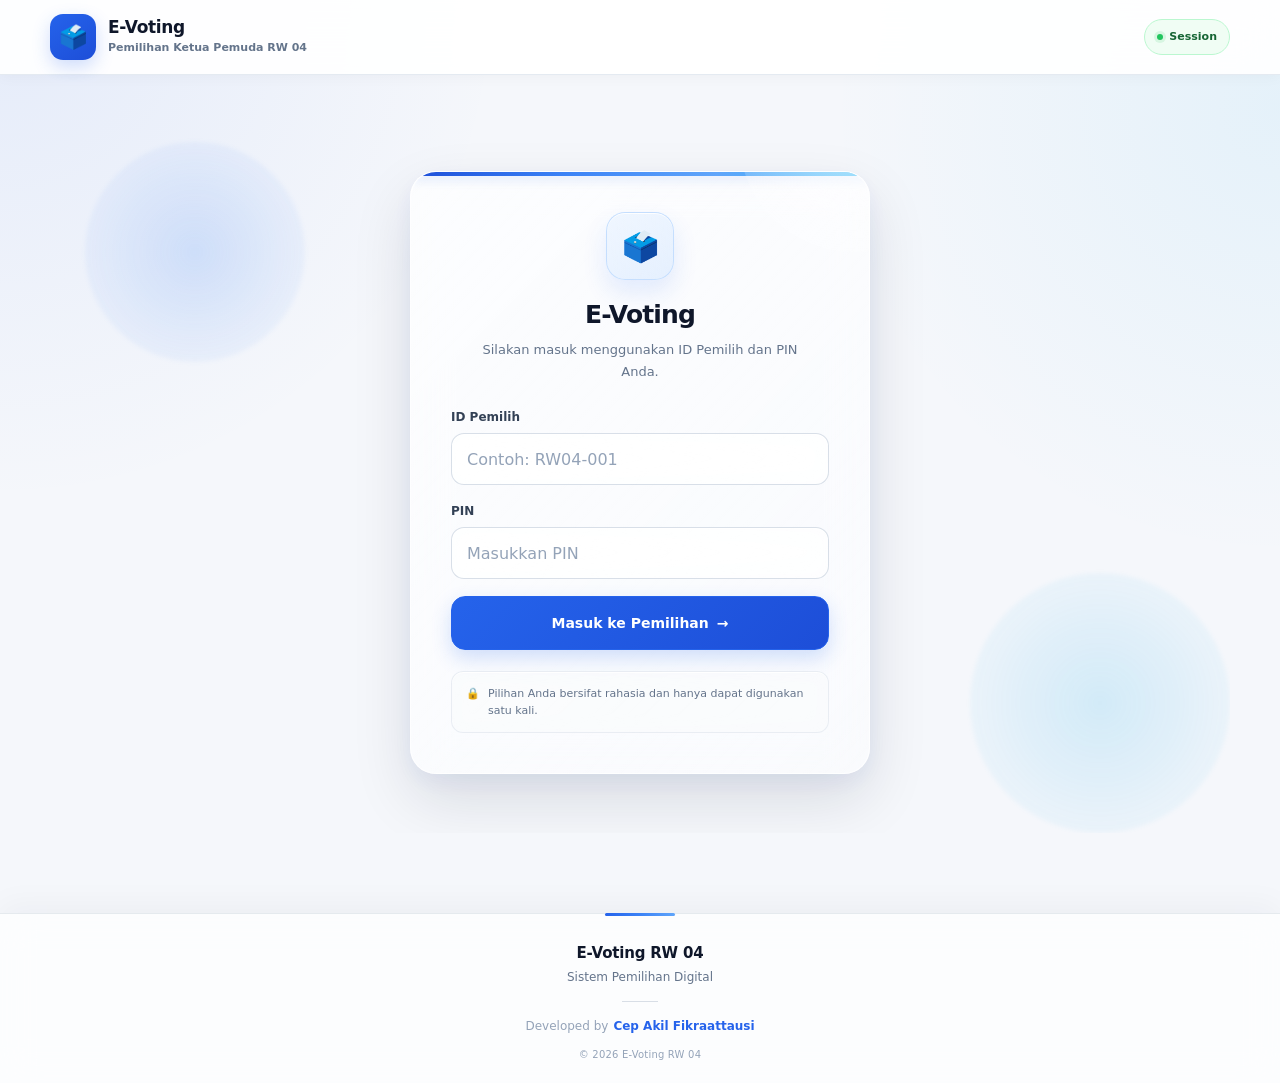
<file: index.html>
<!DOCTYPE html>
<html lang="id">

<head>

    <meta charset="UTF-8">

    <meta
        name="viewport"
        content="width=device-width, initial-scale=1.0"
    >

    <meta
        name="theme-color"
        content="#2563eb"
    >
    <link rel="icon" type="image/png" href="voting-box.png">

    <title>E-Voting RW 04</title>

    <link
        rel="stylesheet"
        href="style.css"
    >

</head>


<body>


<!-- =====================================================
     LOADING
===================================================== -->

<div
    id="loading"
    class="loading-overlay hidden"
>

    <div class="loading-box">

        <div class="loading-spinner"></div>

        <p id="loadingText">
            Memproses...
        </p>

    </div>

</div>



<!-- =====================================================
     APP
===================================================== -->

<div class="app">


    <!-- =================================================
         HEADER
    ================================================== -->

    <header class="app-header">

        <div class="header-inner">

            <div class="brand">

                <div class="brand-icon">
                    🗳️
                </div>

                <div>

                    <h1>
                        E-Voting
                    </h1>

                    <p>
                        Pemilihan Ketua Pemuda RW 04
                    </p>

                </div>

            </div>


            <div class="header-actions">

                <div
                    id="sessionTimer"
                    class="session-badge"
                >
                    Session
                </div>

                <button
                    type="button"
                    id="logoutButton"
                    class="button button-logout hidden"
                >
                    Keluar
                </button>

            </div>

        </div>

    </header>



    <!-- =================================================
         MAIN
    ================================================== -->

    <main class="main-container">


        <!-- =================================================
             LOGIN PAGE
        ================================================== -->

        <section
            id="loginPage"
            class="page"
        >

            <div class="login-wrapper">

                <div class="login-card">


                    <div class="login-icon">
                        🗳️
                    </div>


                    <h2>
                        E-Voting
                    </h2>


                    <p class="login-description">
                        Silakan masuk menggunakan
                        ID Pemilih dan PIN Anda.
                    </p>


                    <div
                        id="loginMessage"
                        class="message"
                    ></div>


                    <form id="loginForm">


                        <div class="form-group">

                            <label for="idPemilih">
                                ID Pemilih
                            </label>

                            <input
                                type="text"
                                id="idPemilih"
                                name="idPemilih"
                                placeholder="Contoh: RW04-001"
                                autocomplete="username"
                                required
                            >

                        </div>


                        <div class="form-group">

                            <label for="pin">
                                PIN
                            </label>

                            <input
                                type="password"
                                id="pin"
                                name="pin"
                                placeholder="Masukkan PIN"
                                autocomplete="current-password"
                                inputmode="numeric"
                                required
                            >

                        </div>


                        <button
                            type="submit"
                            id="loginButton"
                            class="button button-primary button-large"
                        >
                            Masuk ke Pemilihan
                            <span>→</span>
                        </button>


                    </form>


                    <div class="security-note">

                        <span>🔒</span>

                        <span>
                            Pilihan Anda bersifat rahasia
                            dan hanya dapat digunakan satu kali.
                        </span>

                    </div>

                </div>

            </div>

        </section>



        <!-- =================================================
             VOTING PAGE
        ================================================== -->

        <section
            id="votingPage"
            class="page hidden"
        >


            <!-- USER INFO -->

            <div class="welcome-card">

                <div>

                    <span class="section-label">
                        SELAMAT DATANG
                    </span>

                    <h2>
                        Halo,
                        <span id="userName">
                            -
                        </span>
                    </h2>

                    <p>
                        Silakan pilih satu calon
                        untuk memberikan suara Anda.
                    </p>

                </div>


                <div class="vote-rule">

                    <strong>
                        1 suara
                    </strong>

                    <span>
                        per pemilih
                    </span>

                </div>

            </div>



            <!-- WARNING -->

            <div class="warning-card">

                <div class="warning-icon">
                    ⚠️
                </div>

                <div>

                    <strong>
                        Perhatikan pilihan Anda
                    </strong>

                    <p>
                        Anda hanya dapat memilih satu calon.
                        Pastikan pilihan Anda sudah benar
                        karena suara yang telah dikirim
                        tidak dapat diubah.
                    </p>

                </div>

            </div>



            <!-- TITLE -->

            <div class="candidate-heading">

                <div>

                    <span class="section-label">
                        DAFTAR CALON
                    </span>

                    <h2>
                        Siapa pilihan Anda?
                    </h2>

                </div>


                <div class="candidate-count">

                    <strong id="candidateCount">
                        0
                    </strong>

                    <span>
                        calon
                    </span>

                </div>

            </div>



            <!-- CANDIDATE GRID -->

            <div
                id="candidateGrid"
                class="candidate-grid"
            >

                <div class="candidate-loading">

                    <div class="candidate-spinner"></div>

                    <span>
                        Memuat daftar calon...
                    </span>

                </div>

            </div>



            <!-- SELECTED INFO -->

            <div
                id="selectedInfo"
                class="selected-info hidden"
            >

                <div class="selected-check">
                    ✓
                </div>

                <div class="selected-info-text">

                    <span>
                        PILIHAN ANDA
                    </span>

                    <strong id="selectedCandidateName">
                        -
                    </strong>

                </div>

                <div
                    id="selectedCandidateNumber"
                    class="selected-number"
                >
                    00
                </div>

            </div>



            <!-- CONFIRM BUTTON -->

            <div class="confirm-area">

                <button
                    type="button"
                    id="confirmVoteButton"
                    class="button button-primary button-large"
                >
                    Lanjutkan Konfirmasi
                    <span>→</span>
                </button>

            </div>


        </section>



        <!-- =================================================
             CONFIRM PAGE
        ================================================== -->

        <section
            id="confirmPage"
            class="page hidden"
        >

            <div class="confirm-wrapper">

                <div class="confirm-card">


                    <div class="confirm-icon">
                        ✓
                    </div>


                    <span class="section-label">
                        KONFIRMASI PILIHAN
                    </span>


                    <h2>
                        Pastikan pilihan Anda
                        sudah benar
                    </h2>


                    <p class="confirm-description">
                        Setelah suara dikirim,
                        pilihan tidak dapat diubah.
                    </p>



                    <div class="confirmation-candidate">

                        <div
                            id="confirmationNumber"
                            class="confirmation-number"
                        >
                            00
                        </div>

                        <div>

                            <span>
                                Anda memilih
                            </span>

                            <strong id="confirmationName">
                                -
                            </strong>

                        </div>

                    </div>



                    <div
                        id="voteMessage"
                        class="message"
                    ></div>



                    <div class="confirm-actions">

                        <button
                            type="button"
                            id="backToVotingButton"
                            class="button button-secondary"
                        >
                            ← Kembali
                        </button>


                        <button
                            type="button"
                            id="submitVoteButton"
                            class="button button-primary"
                        >
                            Ya, Kirim Suara
                            <span>✓</span>
                        </button>

                    </div>


                </div>

            </div>

        </section>



        <!-- =================================================
             SUCCESS PAGE
        ================================================== -->

        <section
            id="successPage"
            class="page hidden"
        >

            <div class="success-wrapper">

                <div class="success-card">


                    <div class="success-icon">
                        ✓
                    </div>


                    <span class="section-label">
                        SUARA BERHASIL
                    </span>


                    <h2>
                        Terima kasih!
                    </h2>


                    <p>
                        Suara Anda telah berhasil
                        dicatat dalam sistem.
                    </p>


                    <div class="vote-receipt">

                        <span>
                            ID Suara
                        </span>

                        <strong id="voteId">
                            -
                        </strong>

                    </div>


                    <button
                        type="button"
                        id="viewResultButton"
                        class="button button-primary button-large"
                    >
                        Lihat Hasil
                        <span>→</span>
                    </button>


                </div>

            </div>

        </section>



        <!-- =================================================
             RESULT PAGE
        ================================================== -->

        <section
            id="resultPage"
            class="page hidden"
        >


            <div class="result-header">

                <div>

                    <span class="section-label">
                        HASIL PEMILIHAN
                    </span>

                    <h2>
                        Perolehan Suara
                    </h2>

                    <p>
                        Hasil suara berdasarkan data
                        yang tercatat dalam sistem.
                    </p>

                </div>


                <button
                    type="button"
                    id="refreshResultButton"
                    class="button button-secondary"
                >
                    ↻ Refresh
                </button>

            </div>



            <div
                id="resultGrid"
                class="result-grid"
            ></div>


        </section>


    </main>



    <!-- =================================================
         FOOTER
    ================================================== -->

<footer class="app-footer">

    <div class="footer-brand">
        <strong>E-Voting RW 04</strong>
        <span>Sistem Pemilihan Digital</span>
    </div>

    <div class="footer-divider"></div>

    <div class="footer-developer">
        <span>Developed by</span>
        <strong>Cep Akil Fikraattausi</strong>
    </div>

    <div class="footer-copyright">
        © 2026 E-Voting RW 04
    </div>

</footer>


</div>



<script src="app.js"></script>

</body>

</html>
</file>
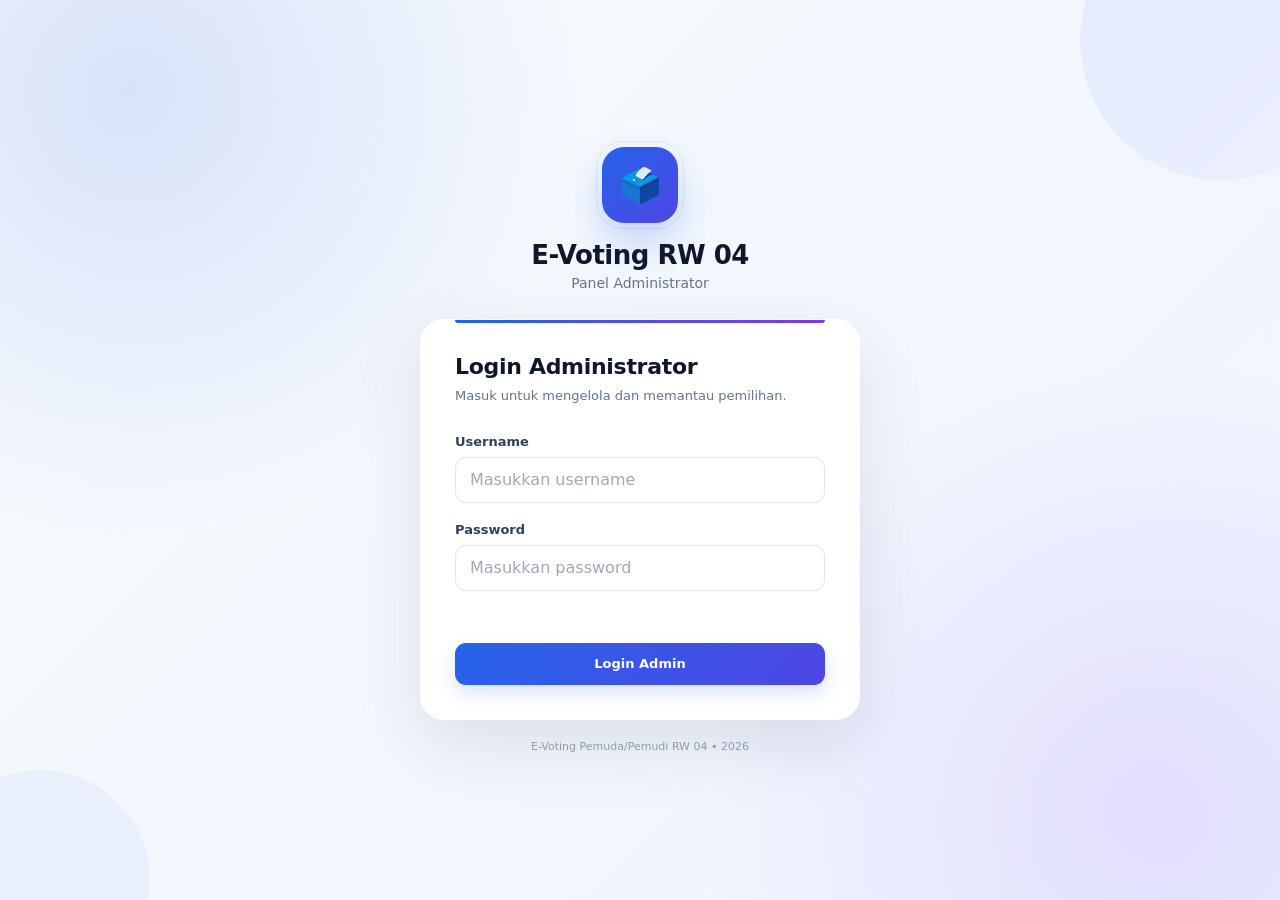
<file: admin.html>
<!DOCTYPE html>
<html lang="id">

<head>

  <meta charset="UTF-8">

  <meta
    name="viewport"
    content="width=device-width, initial-scale=1.0"
  >
  <link rel="icon" type="image/png" href="voting-box.png">
  <title>
    Admin Dashboard - E-Voting RW 04
  </title>

  <link
    rel="stylesheet"
    href="admin.css"
  >

</head>


<body>


  <!-- =====================================================
       LOGIN
  ====================================================== -->

  <section
    id="loginPage"
    class="login-page"
  >

    <div class="login-container">


      <div class="login-brand">

        <div class="brand-icon">
          🗳️
        </div>

        <h1>
          E-Voting RW 04
        </h1>

        <p>
          Panel Administrator
        </p>

      </div>


      <div class="login-card">

        <h2>
          Login Administrator
        </h2>

        <p class="login-description">
          Masuk untuk mengelola dan memantau pemilihan.
        </p>


        <form id="loginForm">


          <div class="form-group">

            <label for="username">
              Username
            </label>

            <input
              type="text"
              id="username"
              autocomplete="username"
              placeholder="Masukkan username"
              required
            >

          </div>


          <div class="form-group">

            <label for="password">
              Password
            </label>

            <input
              type="password"
              id="password"
              autocomplete="current-password"
              placeholder="Masukkan password"
              required
            >

          </div>


          <div
            id="loginMessage"
            class="message"
          ></div>


          <button
            type="submit"
            id="loginButton"
            class="btn btn-primary btn-full"
          >
            Login Admin
          </button>


        </form>

      </div>


      <div class="login-footer">

        E-Voting Pemuda/Pemudi RW 04
        • 2026

      </div>


    </div>

  </section>



  <!-- =====================================================
       DASHBOARD APPLICATION
  ====================================================== -->

  <section
    id="dashboardPage"
    class="dashboard-page hidden"
  >


    <!-- =================================================
         MOBILE HEADER
    ================================================== -->

    <header class="mobile-header">


      <button
        id="sidebarToggle"
        class="sidebar-toggle"
        type="button"
        aria-label="Buka menu"
      >
        ☰
      </button>


      <div class="mobile-title">

        Admin RW 04

      </div>


      <button
        id="mobileRefreshButton"
        class="mobile-refresh"
        type="button"
        aria-label="Refresh"
      >
        ↻
      </button>


    </header>



    <!-- =================================================
         SIDEBAR
    ================================================== -->

    <aside
      id="sidebar"
      class="sidebar"
    >


      <div class="sidebar-brand">


        <div class="sidebar-logo">
          🗳️
        </div>


        <div>

          <strong>
            E-Voting RW 04
          </strong>

          <small>
            Administrator
          </small>

        </div>


      </div>



      <nav class="sidebar-nav">


        <button
          class="nav-item active"
          data-section="overview"
          type="button"
        >

          <span>
            📊
          </span>

          <span>
            Dashboard
          </span>

        </button>



        <button
          class="nav-item"
          data-section="voters"
          type="button"
        >

          <span>
            👥
          </span>

          <span>
            Data Pemilih
          </span>

        </button>



        <button
          class="nav-item"
          data-section="results"
          type="button"
        >

          <span>
            🏆
          </span>

          <span>
            Hasil & Ranking
          </span>

        </button>



        <button
          class="nav-item"
          data-section="logs"
          type="button"
        >

          <span>
            📋
          </span>

          <span>
            Log Aktivitas
          </span>

        </button>



        <button
          class="nav-item"
          data-section="settings"
          type="button"
        >

          <span>
            ⚙️
          </span>

          <span>
            Pengaturan
          </span>

        </button>


      </nav>



      <div class="sidebar-bottom">


        <div class="admin-profile">


          <div class="admin-avatar">
            A
          </div>


          <div class="admin-info">

            <strong>
              Administrator
            </strong>

            <small>
              Admin
            </small>

          </div>


        </div>



        <button
          id="logoutButton"
          class="logout-button"
          type="button"
        >

          🚪 Keluar

        </button>


      </div>


    </aside>



    <!-- MOBILE OVERLAY -->

    <div
      id="sidebarOverlay"
      class="sidebar-overlay"
    ></div>



    <!-- =================================================
         MAIN CONTENT
    ================================================== -->

    <main class="main-content">


      <!-- =================================================
           DASHBOARD
      ================================================== -->

      <section
        id="section-overview"
        class="content-section active-section"
      >


        <!-- PAGE HEADER -->

        <div class="page-header">


          <div>

            <div class="breadcrumb">
              PANEL ADMINISTRATOR
            </div>

            <h1>
              Dashboard
            </h1>

            <p>
              Pantau proses pemilihan secara real-time.
            </p>

          </div>


          <button
            id="refreshButton"
            class="btn btn-secondary"
            type="button"
          >

            ↻
            <span>
              Refresh
            </span>

          </button>


        </div>



        <!-- HERO -->

        <div class="hero-card">


          <div class="hero-content">

            <div class="hero-label">
              PEMILIHAN AKTIF
            </div>


            <h2 id="electionNameHeader">

              Pemilihan Ketua
              Pemuda/Pemudi RW 04

            </h2>


            <p>
              Pantau proses pemilihan,
              partisipasi pemilih,
              dan hasil suara.
            </p>

          </div>



          <div class="hero-status">

            <span class="hero-status-label">
              STATUS
            </span>


            <span
              id="electionStatus"
              class="status-badge status-belum"
            >
              BELUM_DIMULAI
            </span>

          </div>


        </div>



        <!-- STATISTICS -->

        <div class="stats-grid">


          <div class="stat-card">


            <div class="stat-icon blue">
              👥
            </div>


            <div class="stat-content">

              <span class="stat-label">
                Total Pemilih
              </span>


              <strong
                id="totalVoters"
                class="stat-value"
              >
                0
              </strong>


              <small>
                Pemilih terdaftar
              </small>

            </div>


          </div>



          <div class="stat-card">


            <div class="stat-icon green">
              ✓
            </div>


            <div class="stat-content">

              <span class="stat-label">
                Sudah Memilih
              </span>


              <strong
                id="votedVoters"
                class="stat-value"
              >
                0
              </strong>


              <small>
                Suara masuk
              </small>

            </div>


          </div>



          <div class="stat-card">


            <div class="stat-icon orange">
              ○
            </div>


            <div class="stat-content">

              <span class="stat-label">
                Belum Memilih
              </span>


              <strong
                id="notVotedVoters"
                class="stat-value"
              >
                0
              </strong>


              <small>
                Masih menunggu
              </small>

            </div>


          </div>



          <div class="stat-card">


            <div class="stat-icon purple">
              %
            </div>


            <div class="stat-content">

              <span class="stat-label">
                Partisipasi
              </span>


              <strong
                id="participation"
                class="stat-value"
              >
                0%
              </strong>


              <small>
                Tingkat partisipasi
              </small>

            </div>


          </div>


        </div>



        <!-- CHART GRID -->

        <div class="dashboard-grid">


          <!-- PARTICIPATION -->

          <div class="panel">


            <div class="panel-header">


              <div>

                <h3>
                  Partisipasi Pemilih
                </h3>

                <p>
                  Perbandingan pemilih
                  yang sudah dan belum memilih.
                </p>

              </div>


              <button
                id="refreshDashboardChart"
                class="icon-button"
                type="button"
                title="Refresh"
              >
                ↻
              </button>


            </div>



            <div class="participation-chart">


              <div class="donut-wrapper">


                <div
                  id="donutChart"
                  class="donut-chart"
                >


                  <div class="donut-center">

                    <strong
                      id="donutPercentage"
                    >
                      0%
                    </strong>


                    <span>
                      Partisipasi
                    </span>

                  </div>


                </div>


              </div>



              <div class="chart-legend">


                <div class="legend-item">

                  <span
                    class="legend-dot voted"
                  ></span>


                  <div>

                    <strong
                      id="legendVoted"
                    >
                      0
                    </strong>

                    <span>
                      Sudah memilih
                    </span>

                  </div>

                </div>



                <div class="legend-item">

                  <span
                    class="legend-dot not-voted"
                  ></span>


                  <div>

                    <strong
                      id="legendNotVoted"
                    >
                      0
                    </strong>

                    <span>
                      Belum memilih
                    </span>

                  </div>

                </div>


              </div>


            </div>


          </div>



          <!-- RANKING -->

          <div class="panel">


            <div class="panel-header">


              <div>

                <h3>
                  Ranking Calon
                </h3>

                <p>
                  Perolehan suara sementara.
                </p>

              </div>


              <button
                id="refreshRankingButton"
                class="icon-button"
                type="button"
              >
                ↻
              </button>


            </div>


            <div
              id="rankingContainer"
              class="ranking-container"
            >

              <div class="loading-box">
                Memuat ranking...
              </div>

            </div>


          </div>


        </div>



        <!-- CANDIDATE CHART -->

        <div class="panel">


          <div class="panel-header">


            <div>

              <h3>
                Perolehan Suara Calon
              </h3>

              <p>
                Distribusi suara berdasarkan calon.
              </p>

            </div>


          </div>


          <div
            id="candidateChart"
            class="candidate-chart"
          >

            Memuat grafik...

          </div>


        </div>


      </section>



      <!-- =================================================
           DATA PEMILIH
      ================================================== -->

      <section
        id="section-voters"
        class="content-section"
      >


        <div class="page-header">


          <div>

            <div class="breadcrumb">
              PANEL ADMINISTRATOR
            </div>


            <h1>
              Data Pemilih
            </h1>


            <p>
              Daftar pemilih yang terdaftar dalam sistem.
            </p>

          </div>


          <button
            id="refreshVotersButton"
            class="btn btn-secondary"
            type="button"
          >

            ↻
            <span>
              Refresh
            </span>

          </button>


        </div>



        <div class="privacy-notice">


          <span class="privacy-icon">
            🔒
          </span>


          <div>

            <strong>
              Privasi Suara
            </strong>


            <span>
              Dashboard tidak menampilkan hubungan
              antara identitas pemilih dan calon
              yang dipilih.
            </span>

          </div>


        </div>



        <div class="panel table-panel">


          <div class="table-wrapper">


            <table>


              <thead>

                <tr>

                  <th>
                    No
                  </th>

                  <th>
                    ID Pemilih
                  </th>

                  <th>
                    Nama
                  </th>

                  <th>
                    Status
                  </th>

                  <th>
                    Waktu Memilih
                  </th>

                </tr>

              </thead>


              <tbody id="votersTableBody">


                <tr>

                  <td
                    colspan="5"
                    class="loading-cell"
                  >
                    Memuat data pemilih...
                  </td>

                </tr>


              </tbody>


            </table>


          </div>


        </div>


      </section>



      <!-- =================================================
           HASIL & RANKING
      ================================================== -->

      <section
        id="section-results"
        class="content-section"
      >


        <div class="page-header">


          <div>

            <div class="breadcrumb">
              PANEL ADMINISTRATOR
            </div>


            <h1>
              Hasil & Ranking
            </h1>


            <p>
              Hasil perolehan suara setiap calon.
            </p>

          </div>


          <button
            id="refreshResultsButton"
            class="btn btn-secondary"
            type="button"
          >

            ↻
            <span>
              Refresh
            </span>

          </button>


        </div>



        <div
          id="resultsContainer"
          class="results-grid"
        >


          <div class="loading-box">
            Memuat hasil...
          </div>


        </div>


      </section>



      <!-- =================================================
           LOG AKTIVITAS
      ================================================== -->

      <section
        id="section-logs"
        class="content-section"
      >


        <div class="page-header">


          <div>

            <div class="breadcrumb">
              PANEL ADMINISTRATOR
            </div>


            <h1>
              Log Aktivitas
            </h1>


            <p>
              Riwayat aktivitas sistem.
            </p>

          </div>


          <button
            id="refreshLogsButton"
            class="btn btn-secondary"
            type="button"
          >

            ↻
            <span>
              Refresh
            </span>

          </button>


        </div>



        <div class="privacy-notice">


          <span class="privacy-icon">
            🔐
          </span>


          <div>

            <strong>
              Catatan keamanan
            </strong>


            <span>
              Log tidak menyimpan informasi calon
              yang dipilih oleh pemilih.
            </span>

          </div>


        </div>



        <div class="panel table-panel">


          <div class="table-wrapper">


            <table>


              <thead>

                <tr>

                  <th>
                    Waktu
                  </th>

                  <th>
                    Aktivitas
                  </th>

                  <th>
                    ID Pemilih
                  </th>

                  <th>
                    Keterangan
                  </th>

                </tr>

              </thead>


              <tbody id="logsTableBody">


                <tr>

                  <td
                    colspan="4"
                    class="loading-cell"
                  >
                    Memuat log...
                  </td>

                </tr>


              </tbody>


            </table>


          </div>


        </div>


      </section>



      <!-- =================================================
           PENGATURAN
      ================================================== -->

      <section
        id="section-settings"
        class="content-section"
      >


        <div class="page-header">


          <div>

            <div class="breadcrumb">
              PANEL ADMINISTRATOR
            </div>


            <h1>
              Pengaturan Pemilihan
            </h1>


            <p>
              Atur status pelaksanaan pemilihan.
            </p>

          </div>


        </div>



        <div class="settings-grid">


          <!-- STATUS -->

          <div class="panel">


            <div class="panel-header">


              <div>

                <h3>
                  Status Pemilihan
                </h3>


                <p>
                  Status menentukan apakah pemilih
                  dapat melakukan voting.
                </p>

              </div>


            </div>



            <div class="form-group">


              <label for="statusSelect">
                Status
              </label>


              <select id="statusSelect">


                <option value="BELUM_DIMULAI">
                  BELUM DIMULAI
                </option>


                <option value="BERLANGSUNG">
                  BERLANGSUNG
                </option>


                <option value="SELESAI">
                  SELESAI
                </option>


              </select>


            </div>



            <button
              id="saveStatusButton"
              class="btn btn-primary"
              type="button"
            >

              Simpan Status

            </button>


          </div>



          <!-- INFORMASI -->

          <div class="panel information-panel">


            <div class="panel-header">


              <div>

                <h3>
                  Informasi Pemilihan
                </h3>

              </div>


            </div>



            <div class="info-list">


              <div class="info-row">

                <span>
                  Periode
                </span>

                <strong
                  id="settingsPeriod"
                >
                  -
                </strong>

              </div>



              <div class="info-row">

                <span>
                  Tanggal mulai
                </span>

                <strong
                  id="startDate"
                >
                  -
                </strong>

              </div>



              <div class="info-row">

                <span>
                  Tanggal selesai
                </span>

                <strong
                  id="endDate"
                >
                  -
                </strong>

              </div>



              <div class="info-row">

                <span>
                  Hasil ditampilkan
                </span>

                <strong
                  id="resultVisibility"
                >
                  -
                </strong>

              </div>


            </div>


          </div>


        </div>


      </section>


    </main>


  </section>



  <!-- =====================================================
       TOAST
  ====================================================== -->

  <div
    id="toast"
    class="toast"
  ></div>



  <!-- =====================================================
       JAVASCRIPT
  ====================================================== -->

  <script src="admin.js"></script>


</body>

</html>
</file>
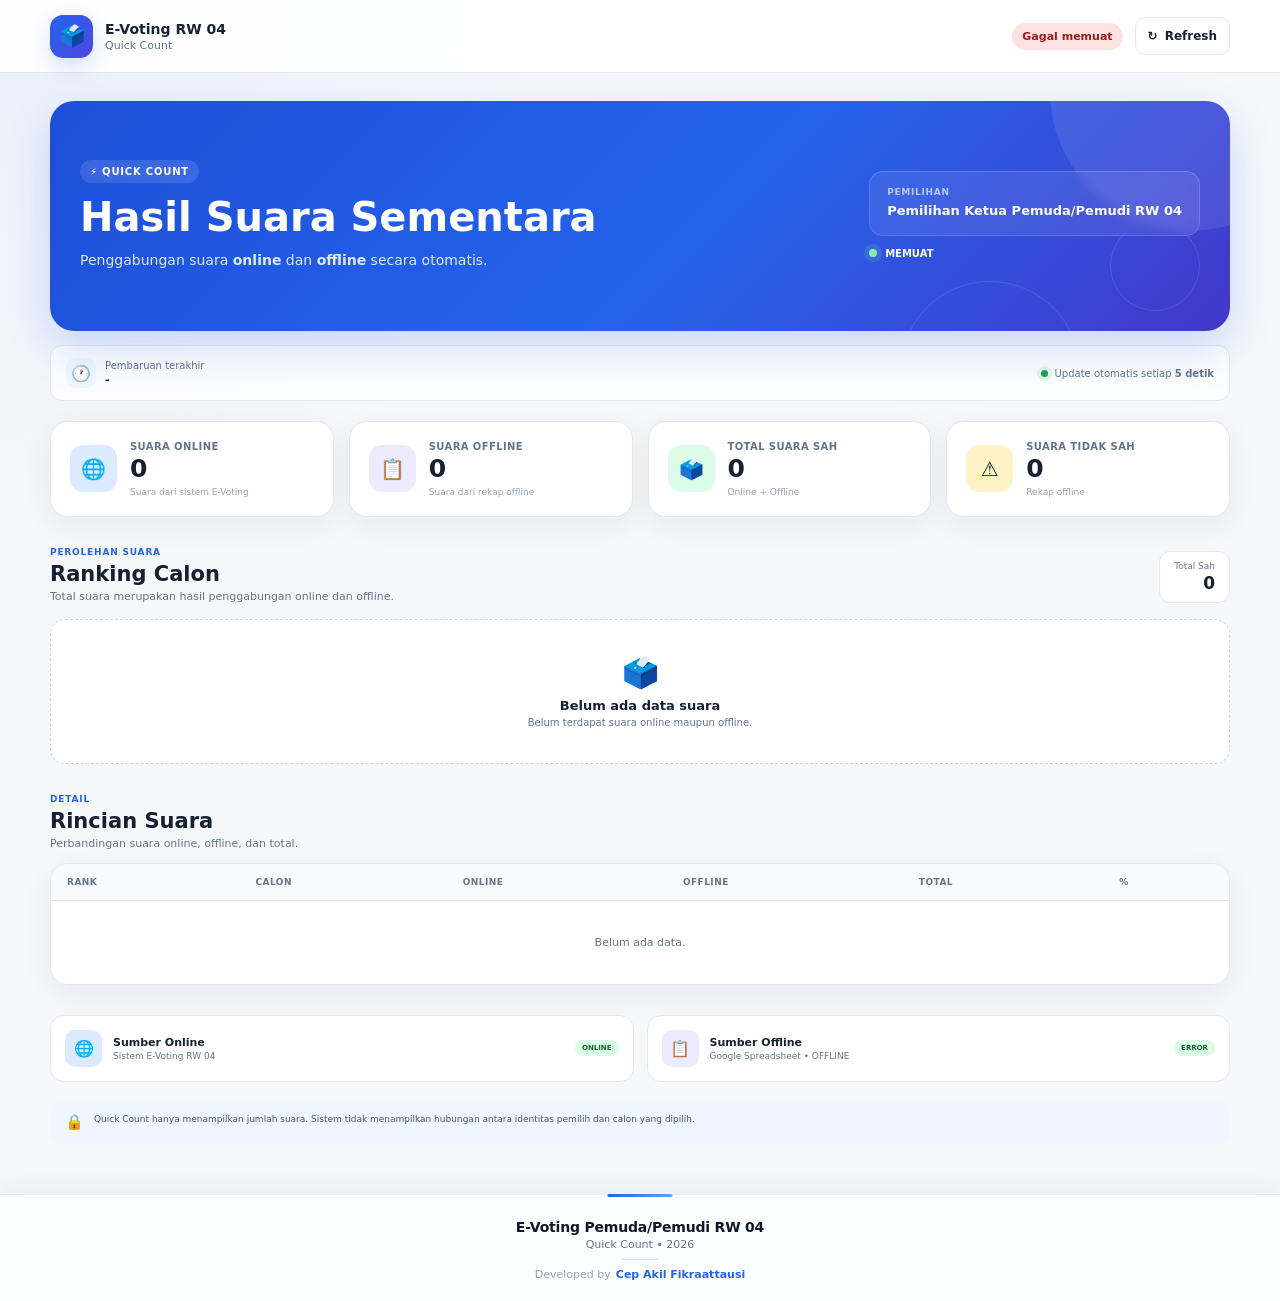
<file: quick-qount.html>
<!DOCTYPE html>
<html lang="id">

<head>

    <meta charset="UTF-8">

    <meta
        name="viewport"
        content="width=device-width, initial-scale=1.0"
    >

    <meta
        name="description"
        content="Quick Count E-Voting RW 04"
    >

    <link
        rel="icon"
        type="image/png"
        href="voting-box.png"
    >

    <title>
        Quick Count - E-Voting RW 04
    </title>

    <link
        rel="stylesheet"
        href="quick-count.css"
    >
</head>


<body>

    <!-- =====================================================
         HEADER
    ====================================================== -->

    <header class="qc-header">

        <div class="qc-header-inner">

            <a
                href="admin.html"
                class="brand"
            >

                <div class="brand-icon">
                    🗳️
                </div>

                <div class="brand-text">

                    <strong>
                        E-Voting RW 04
                    </strong>

                    <span>
                        Quick Count
                    </span>

                </div>

            </a>


            <div class="header-actions">

                <div
                    id="connectionStatus"
                    class="connection-status loading"
                >

                    <span class="status-dot"></span>

                    <span id="connectionText">
                        Memuat...
                    </span>

                </div>


                <button
                    id="refreshButton"
                    class="refresh-button"
                    type="button"
                    title="Refresh data"
                >

                    <span id="refreshIcon">
                        ↻
                    </span>

                    <span class="refresh-label">
                        Refresh
                    </span>

                </button>

            </div>

        </div>

    </header>



    <!-- =====================================================
         MAIN
    ====================================================== -->

    <main class="main-container">


        <!-- =================================================
             HERO
        ================================================== -->

        <section class="hero">

            <div class="hero-decoration hero-decoration-one"></div>
            <div class="hero-decoration hero-decoration-two"></div>


            <div class="hero-content">

                <span class="eyebrow">
                    ⚡ QUICK COUNT
                </span>

                <h1>
                    Hasil Suara Sementara
                </h1>

                <p>
                    Penggabungan suara
                    <strong>online</strong> dan
                    <strong>offline</strong>
                    secara otomatis.
                </p>

            </div>


            <div class="hero-info">

                <div class="hero-election">
                    <span>
                        PEMILIHAN
                    </span>

                    <strong id="electionName">
                        Pemilihan Ketua
                        Pemuda/Pemudi RW 04
                    </strong>
                </div>


                <div class="hero-status">

                    <span class="live-dot"></span>

                    <span id="electionStatus">
                        MEMUAT
                    </span>

                </div>

            </div>

        </section>



        <!-- =================================================
             LAST UPDATE
        ================================================== -->

        <div class="update-bar">

            <div class="update-info">

                <span class="update-icon">
                    🕐
                </span>

                <div>

                    <span>
                        Pembaruan terakhir
                    </span>

                    <strong id="lastUpdate">
                        -
                    </strong>

                </div>

            </div>


            <div class="auto-refresh-info">

                <span class="pulse"></span>

                <span>
                    Update otomatis setiap
                    <strong>5 detik</strong>
                </span>

            </div>

        </div>



        <!-- =================================================
             SUMMARY
        ================================================== -->

        <section class="summary-grid">


            <article class="summary-card online-card">

                <div class="summary-icon">
                    🌐
                </div>

                <div class="summary-content">

                    <span class="summary-label">
                        SUARA ONLINE
                    </span>

                    <strong
                        id="onlineTotal"
                        class="summary-value"
                    >
                        0
                    </strong>

                    <small>
                        Suara dari sistem E-Voting
                    </small>

                </div>

            </article>



            <article class="summary-card offline-card">

                <div class="summary-icon">
                    📋
                </div>

                <div class="summary-content">

                    <span class="summary-label">
                        SUARA OFFLINE
                    </span>

                    <strong
                        id="offlineTotal"
                        class="summary-value"
                    >
                        0
                    </strong>

                    <small>
                        Suara dari rekap offline
                    </small>

                </div>

            </article>



            <article class="summary-card total-card">

                <div class="summary-icon">
                    🗳️
                </div>

                <div class="summary-content">

                    <span class="summary-label">
                        TOTAL SUARA SAH
                    </span>

                    <strong
                        id="grandTotal"
                        class="summary-value"
                    >
                        0
                    </strong>

                    <small>
                        Online + Offline
                    </small>

                </div>

            </article>



            <article class="summary-card invalid-card">

                <div class="summary-icon">
                    ⚠️
                </div>

                <div class="summary-content">

                    <span class="summary-label">
                        SUARA TIDAK SAH
                    </span>

                    <strong
                        id="invalidTotal"
                        class="summary-value"
                    >
                        0
                    </strong>

                    <small>
                        Rekap offline
                    </small>

                </div>

            </article>

        </section>



        <!-- =================================================
             MAIN RESULTS
        ================================================== -->

        <section class="results-section">


            <div class="section-heading">

                <div>

                    <span class="section-eyebrow">
                        PEROLEHAN SUARA
                    </span>

                    <h2>
                        Ranking Calon
                    </h2>

                    <p>
                        Total suara merupakan hasil
                        penggabungan online dan offline.
                    </p>

                </div>


                <div class="total-badge">

                    <span>
                        Total Sah
                    </span>

                    <strong id="headingTotal">
                        0
                    </strong>

                </div>

            </div>



            <!-- =================================================
                 WINNER
            ================================================== -->

            <div
                id="winnerCard"
                class="winner-card hidden"
            >

                <div class="winner-crown">
                    🏆
                </div>

                <div class="winner-info">

                    <span>
                        PERINGKAT 1 SEMENTARA
                    </span>

                    <strong id="winnerName">
                        -
                    </strong>

                    <small id="winnerDetail">
                        -
                    </small>

                </div>


                <div class="winner-votes">

                    <strong id="winnerVotes">
                        0
                    </strong>

                    <span>
                        suara
                    </span>

                </div>

            </div>



            <!-- =================================================
                 RESULT LIST
            ================================================== -->

            <div
                id="resultsContainer"
                class="results-container"
            >

                <div class="loading-state">

                    <div class="spinner"></div>

                    <strong>
                        Memuat quick count...
                    </strong>

                    <span>
                        Mengambil data online dan offline.
                    </span>

                </div>

            </div>

        </section>



        <!-- =================================================
             DETAIL TABLE
        ================================================== -->

        <section class="detail-section">


            <div class="section-heading compact">

                <div>

                    <span class="section-eyebrow">
                        DETAIL
                    </span>

                    <h2>
                        Rincian Suara
                    </h2>

                    <p>
                        Perbandingan suara online,
                        offline, dan total.
                    </p>

                </div>

            </div>



            <div class="table-card">

                <div class="table-wrapper">

                    <table>

                        <thead>

                            <tr>

                                <th>
                                    Rank
                                </th>

                                <th>
                                    Calon
                                </th>

                                <th>
                                    Online
                                </th>

                                <th>
                                    Offline
                                </th>

                                <th>
                                    Total
                                </th>

                                <th>
                                    %
                                </th>

                            </tr>

                        </thead>


                        <tbody id="detailTableBody">

                            <tr>

                                <td
                                    colspan="6"
                                    class="table-loading"
                                >
                                    Memuat data...

                                </td>

                            </tr>

                        </tbody>

                    </table>

                </div>

            </div>

        </section>



        <!-- =================================================
             SOURCE INFO
        ================================================== -->

        <section class="source-grid">


            <div class="source-card">

                <div class="source-icon online">
                    🌐
                </div>

                <div>

                    <strong>
                        Sumber Online
                    </strong>

                    <span>
                        Sistem E-Voting RW 04
                    </span>

                </div>

                <div class="source-status">
                    ONLINE
                </div>

            </div>



            <div class="source-card">

                <div class="source-icon offline">
                    📋
                </div>

                <div>

                    <strong>
                        Sumber Offline
                    </strong>

                    <span>
                        Google Spreadsheet • OFFLINE
                    </span>

                </div>

                <div
                    id="offlineSourceStatus"
                    class="source-status"
                >
                    MEMUAT
                </div>

            </div>

        </section>



        <!-- =================================================
             PRIVACY
        ================================================== -->

        <div class="privacy-note">

            <span>
                🔒
            </span>

            <p>
                Quick Count hanya menampilkan jumlah
                suara. Sistem tidak menampilkan hubungan
                antara identitas pemilih dan calon yang
                dipilih.
            </p>

        </div>


    </main>



    <!-- =====================================================
         FOOTER
    ====================================================== -->

<!-- =====================================================
     FOOTER
====================================================== -->

<footer class="qc-footer">

    <div class="qc-footer-main">
        <strong>E-Voting Pemuda/Pemudi RW 04</strong>
        <span>Quick Count • 2026</span>
    </div>

    <div class="qc-footer-divider"></div>

    <div class="qc-footer-developer">
        <span>Developed by</span>
        <strong>Cep Akil Fikraattausi</strong>
    </div>

</footer>



    <!-- =====================================================
         TOAST
    ====================================================== -->

    <div
        id="toast"
        class="toast"
    ></div>



    <script src="quick-count.js"></script>

</body>

</html>
</file>
<file: style.css>
/* =========================================================
   E-VOTING RW 04
   MODERN MOBILE-FIRST ELECTION SYSTEM
   STYLE.CSS — FINAL MOBILE
   ---------------------------------------------------------
   CATATAN:
   - Tidak mengubah struktur HTML
   - Tidak mengubah app.js
   - Tidak mengubah mekanisme foto
   - Candidate photo tetap 4:3
========================================================= */


/* =========================================================
   ROOT
========================================================= */

:root {
    --primary: #2563eb;
    --primary-dark: #1d4ed8;
    --primary-deep: #1e40af;
    --primary-soft: #eff6ff;
    --primary-border: #bfdbfe;

    --success: #16a34a;
    --success-soft: #f0fdf4;
    --success-border: #bbf7d0;

    --warning: #d97706;
    --warning-soft: #fffbeb;
    --warning-border: #fde68a;

    --danger: #dc2626;
    --danger-soft: #fef2f2;
    --danger-border: #fecaca;

    --text: #0f172a;
    --text-secondary: #334155;
    --text-muted: #64748b;
    --text-light: #94a3b8;

    --surface: #ffffff;
    --surface-soft: #f8fafc;

    --border: #e2e8f0;
    --border-light: #edf2f7;

    --radius-sm: 10px;
    --radius-md: 14px;
    --radius-lg: 18px;
    --radius-xl: 22px;
    --radius-2xl: 26px;

    --shadow-sm:
        0 3px 10px rgba(15, 23, 42, 0.04);

    --shadow-md:
        0 8px 24px rgba(15, 23, 42, 0.06);

    --shadow-lg:
        0 18px 42px rgba(15, 23, 42, 0.09);

    --shadow-primary:
        0 12px 28px rgba(37, 99, 235, 0.18);
}


/* =========================================================
   RESET
========================================================= */

* {
    box-sizing: border-box;
    margin: 0;
    padding: 0;
}

html {
    scroll-behavior: smooth;
    -webkit-text-size-adjust: 100%;
}

body {
    min-height: 100vh;

    color: var(--text);

    background:
        radial-gradient(
            circle at 0% 0%,
            rgba(37, 99, 235, 0.08),
            transparent 30%
        ),
        radial-gradient(
            circle at 100% 10%,
            rgba(14, 165, 233, 0.07),
            transparent 28%
        ),
        #f5f7fb;

    font-family:
        Inter,
        ui-sans-serif,
        system-ui,
        -apple-system,
        BlinkMacSystemFont,
        "Segoe UI",
        sans-serif;

    line-height: 1.5;

    -webkit-font-smoothing: antialiased;
    -moz-osx-font-smoothing: grayscale;

    text-rendering: optimizeLegibility;
}

button,
input {
    font: inherit;
}

button {
    cursor: pointer;
    -webkit-tap-highlight-color: transparent;
}

img {
    max-width: 100%;
}

button:focus-visible,
input:focus-visible,
summary:focus-visible {
    outline: 3px solid rgba(37, 99, 235, 0.22);
    outline-offset: 3px;
}


/* =========================================================
   UTILITY
========================================================= */

.hidden {
    display: none !important;
}


/* =========================================================
   APP
========================================================= */

.app {
    min-height: 100vh;

    display: flex;
    flex-direction: column;
}


/* =========================================================
   HEADER
========================================================= */

.app-header {
    position: sticky;
    top: 0;

    z-index: 100;

    background:
        rgba(255, 255, 255, 0.92);

    border-bottom: 1px solid rgba(226, 232, 240, 0.9);

    backdrop-filter: blur(18px);
    -webkit-backdrop-filter: blur(18px);

    box-shadow:
        0 2px 14px rgba(15, 23, 42, 0.035);
}

.header-inner {
    width: min(1180px, calc(100% - 20px));

    min-height: 68px;

    margin: 0 auto;

    display: flex;
    align-items: center;
    justify-content: space-between;

    gap: 10px;
}

.brand {
    min-width: 0;

    display: flex;
    align-items: center;

    gap: 9px;
}

.brand-icon {
    width: 42px;
    height: 42px;

    flex: 0 0 auto;

    display: flex;
    align-items: center;
    justify-content: center;

    color: #ffffff;

    background:
        linear-gradient(
            145deg,
            #2563eb,
            #1d4ed8
        );

    border-radius: 12px;

    font-size: 21px;

    box-shadow:
        0 7px 18px rgba(37, 99, 235, 0.22);
}

.brand h1 {
    overflow: hidden;

    color: var(--text);

    font-size: 15px;
    font-weight: 850;

    letter-spacing: -0.02em;

    line-height: 1.2;

    white-space: nowrap;
    text-overflow: ellipsis;
}

.brand p {
    margin-top: 2px;

    color: var(--text-muted);

    font-size: 10px;
    font-weight: 550;

    white-space: nowrap;
}

.header-actions {
    display: flex;
    align-items: center;

    gap: 6px;
}

.session-badge {
    min-height: 32px;

    padding: 0 9px;

    display: inline-flex;
    align-items: center;
    justify-content: center;

    gap: 6px;

    color: #166534;

    background:
        #f0fdf4;

    border: 1px solid #bbf7d0;

    border-radius: 999px;

    font-size: 10px;
    font-weight: 750;

    white-space: nowrap;
}

.session-badge::before {
    content: "";

    width: 6px;
    height: 6px;

    display: block;

    flex: 0 0 auto;

    background: #22c55e;

    border-radius: 50%;

    box-shadow:
        0 0 0 3px rgba(34, 197, 94, 0.12);
}


/* =========================================================
   MAIN
========================================================= */

.main-container {
    width: min(1180px, calc(100% - 20px));

    margin: 0 auto;

    flex: 1;

    padding: 20px 0 40px;
}

.page {
    width: 100%;
}


/* =========================================================
   BUTTON BASE
========================================================= */

.button {
    min-height: 46px;

    display: inline-flex;
    align-items: center;
    justify-content: center;

    gap: 8px;

    padding: 0 17px;

    color: var(--text);

    background: #ffffff;

    border: 1px solid transparent;

    border-radius: 12px;

    font-size: 13px;
    font-weight: 750;

    transition:
        transform 0.18s ease,
        box-shadow 0.18s ease,
        background 0.18s ease,
        border-color 0.18s ease,
        color 0.18s ease,
        opacity 0.18s ease;
}

.button:hover {
    transform: translateY(-2px);
}

.button:active {
    transform: translateY(0);
}

.button:disabled {
    cursor: not-allowed;

    opacity: 0.55;

    transform: none;
}


/* =========================================================
   PRIMARY BUTTON
========================================================= */

.button-primary {
    color: #ffffff;

    background:
        linear-gradient(
            135deg,
            #2563eb,
            #1d4ed8
        );

    border-color: #2563eb;

    box-shadow:
        0 8px 20px rgba(37, 99, 235, 0.20);
}

.button-primary:hover {
    background:
        linear-gradient(
            135deg,
            #1d4ed8,
            #1e40af
        );

    box-shadow:
        0 12px 28px rgba(37, 99, 235, 0.27);
}


/* =========================================================
   SECONDARY BUTTON
========================================================= */

.button-secondary {
    color: var(--text-secondary);

    background: #ffffff;

    border-color: #dbe3ee;

    box-shadow:
        var(--shadow-sm);
}

.button-secondary:hover {
    color: var(--primary-dark);

    background: #f8fbff;

    border-color: #bfdbfe;
}


/* =========================================================
   LARGE BUTTON
========================================================= */

.button-large {
    width: 100%;

    min-height: 54px;

    border-radius: 14px;

    font-size: 14px;
}


/* =========================================================
   LOGOUT
========================================================= */

.button-logout {
    min-height: 36px;

    padding: 0 11px;

    color: #b91c1c;

    background: #fffafa;

    border-color: #fecaca;

    border-radius: 10px;

    font-size: 10px;
}

.button-logout:hover {
    color: #991b1b;

    background: #fef2f2;

    border-color: #fca5a5;
}

.is-loading {
    position: relative;

    pointer-events: none;
}


/* =========================================================
   LOGIN
========================================================= */
/* =========================================================
   LOGIN — GLASSMORPHISM
========================================================= */

.login-wrapper {
    position: relative;

    min-height: calc(100vh - 160px);

    display: flex;
    align-items: center;
    justify-content: center;

    padding: 25px 0;

    overflow: hidden;
}


/* ---------------------------------------------------------
   GLASS BACKGROUND ORBS
--------------------------------------------------------- */

.login-wrapper::before,
.login-wrapper::after {
    content: "";

    position: absolute;

    border-radius: 50%;

    pointer-events: none;

    filter: blur(2px);
}

.login-wrapper::before {
    width: 220px;
    height: 220px;

    top: 4%;
    left: 3%;

    background:
        radial-gradient(
            circle,
            rgba(59, 130, 246, 0.18),
            rgba(59, 130, 246, 0)
        );

    animation:
        loginFloatOne 7s ease-in-out infinite;
}

.login-wrapper::after {
    width: 260px;
    height: 260px;

    right: 0;
    bottom: 0;

    background:
        radial-gradient(
            circle,
            rgba(14, 165, 233, 0.15),
            rgba(14, 165, 233, 0)
        );

    animation:
        loginFloatTwo 8s ease-in-out infinite;
}


/* ---------------------------------------------------------
   GLASS LOGIN CARD
--------------------------------------------------------- */

.login-card {
    position: relative;

    z-index: 2;

    width: min(460px, 100%);

    padding: 34px 23px;

    overflow: hidden;

    /*
       GLASS EFFECT
    */
    background:
        linear-gradient(
            135deg,
            rgba(255, 255, 255, 0.72),
            rgba(255, 255, 255, 0.48)
        );

    border:
        1px solid rgba(255, 255, 255, 0.72);

    border-radius: 26px;

    box-shadow:
        0 25px 60px rgba(15, 23, 42, 0.12),
        0 8px 25px rgba(37, 99, 235, 0.06),
        inset 0 1px 0 rgba(255, 255, 255, 0.85);

    backdrop-filter:
        blur(22px)
        saturate(145%);

    -webkit-backdrop-filter:
        blur(22px)
        saturate(145%);

    animation:
        loginCardAppear 0.65s ease both;
}


/* ---------------------------------------------------------
   GLASS HIGHLIGHT
--------------------------------------------------------- */

.login-card::before {
    content: "";

    position: absolute;

    top: 0;
    left: 0;
    right: 0;

    height: 4px;

    background:
        linear-gradient(
            90deg,
            #1d4ed8,
            #3b82f6,
            #60a5fa,
            #38bdf8
        );

    box-shadow:
        0 2px 12px rgba(37, 99, 235, 0.25);
}


/* ---------------------------------------------------------
   CARD LIGHT REFLECTION
--------------------------------------------------------- */

.login-card::after {
    content: "";

    position: absolute;

    width: 230px;
    height: 230px;

    top: -150px;
    right: -100px;

    background:
        radial-gradient(
            circle,
            rgba(255, 255, 255, 0.65),
            rgba(255, 255, 255, 0)
        );

    border-radius: 50%;

    pointer-events: none;
}


/* ---------------------------------------------------------
   LOGIN ICON
--------------------------------------------------------- */

.login-icon {
    position: relative;

    z-index: 2;

    width: 68px;
    height: 68px;

    margin: 0 auto 19px;

    display: flex;
    align-items: center;
    justify-content: center;

    color: #1d4ed8;

    background:
        linear-gradient(
            145deg,
            rgba(239, 246, 255, 0.95),
            rgba(219, 234, 254, 0.72)
        );

    border:
        1px solid rgba(191, 219, 254, 0.85);

    border-radius: 19px;

    font-size: 30px;

    box-shadow:
        0 12px 25px rgba(37, 99, 235, 0.12),
        inset 0 1px 0 rgba(255, 255, 255, 0.9);

    backdrop-filter: blur(10px);
    -webkit-backdrop-filter: blur(10px);

    animation:
        loginIconAppear 0.8s ease 0.15s both;
}


/* ---------------------------------------------------------
   LOGIN TITLE
--------------------------------------------------------- */

.login-card h2 {
    position: relative;

    z-index: 2;

    color: #0f172a;

    text-align: center;

    font-size: 25px;
    font-weight: 850;

    letter-spacing: -0.035em;

    line-height: 1.25;

    animation:
        loginTextAppear 0.7s ease 0.12s both;
}


/* ---------------------------------------------------------
   DESCRIPTION
--------------------------------------------------------- */

.login-description {
    position: relative;

    z-index: 2;

    margin: 9px auto 26px;

    max-width: 350px;

    color: #64748b;

    text-align: center;

    font-size: 13px;

    line-height: 1.65;

    animation:
        loginTextAppear 0.7s ease 0.18s both;
}


/* ---------------------------------------------------------
   LOGIN ANIMATIONS
--------------------------------------------------------- */

@keyframes loginCardAppear {

    from {
        opacity: 0;

        transform:
            translateY(20px)
            scale(0.97);
    }

    to {
        opacity: 1;

        transform:
            translateY(0)
            scale(1);
    }
}

@keyframes loginIconAppear {

    from {
        opacity: 0;

        transform:
            translateY(10px)
            scale(0.85);
    }

    to {
        opacity: 1;

        transform:
            translateY(0)
            scale(1);
    }
}

@keyframes loginTextAppear {

    from {
        opacity: 0;

        transform:
            translateY(8px);
    }

    to {
        opacity: 1;

        transform:
            translateY(0);
    }
}

@keyframes loginFloatOne {

    0%,
    100% {
        transform:
            translate3d(0, 0, 0);
    }

    50% {
        transform:
            translate3d(18px, 14px, 0);
    }
}

@keyframes loginFloatTwo {

    0%,
    100% {
        transform:
            translate3d(0, 0, 0);
    }

    50% {
        transform:
            translate3d(-18px, -15px, 0);
    }
}

/* =========================================================
   FORM
========================================================= */

.form-group {
    margin-bottom: 17px;
}

.form-group label {
    display: block;

    margin-bottom: 7px;

    color: var(--text-secondary);

    font-size: 12px;
    font-weight: 750;
}

.form-group input {
    width: 100%;

    height: 52px;

    padding: 0 15px;

    color: #0f172a;

    background:
        rgba(255, 255, 255, 0.62);

    border:
        1px solid rgba(203, 213, 225, 0.75);

    border-radius: 13px;

    outline: none;

    box-shadow:
        inset 0 1px 0 rgba(255, 255, 255, 0.75);

    backdrop-filter: blur(10px);
    -webkit-backdrop-filter: blur(10px);

    transition:
        border-color 0.2s ease,
        box-shadow 0.2s ease,
        background 0.2s ease,
        transform 0.2s ease;
}

.form-group input::placeholder {
    color: #94a3b8;
}

.form-group input:hover {
    background:
        rgba(255, 255, 255, 0.78);

    border-color:
        rgba(148, 163, 184, 0.8);
}

.form-group input:focus {
    background:
        rgba(255, 255, 255, 0.88);

    border-color:
        #3b82f6;

    box-shadow:
        0 0 0 4px rgba(37, 99, 235, 0.10),
        0 8px 20px rgba(37, 99, 235, 0.07);

    transform:
        translateY(-1px);
}

.form-group input::placeholder {
    color: #94a3b8;
}

.form-group input:hover {
    border-color: #94a3b8;
}

.form-group input:focus {
    background: #fcfdff;

    border-color: #2563eb;

    box-shadow:
        0 0 0 4px rgba(37, 99, 235, 0.10);
}


/* =========================================================
   SECURITY NOTE
========================================================= */

.security-note {
    margin-top: 21px;

    padding: 13px 14px;

    display: flex;

    gap: 8px;

    color: #64748b;

    background:
        rgba(248, 250, 252, 0.58);

    border:
        1px solid rgba(226, 232, 240, 0.72);

    border-radius: 12px;

    font-size: 11px;

    line-height: 1.55;

    box-shadow:
        inset 0 1px 0 rgba(255, 255, 255, 0.8);

    backdrop-filter: blur(8px);
    -webkit-backdrop-filter: blur(8px);
}


/* =========================================================
   MESSAGE
========================================================= */

.message {
    display: none;

    margin-bottom: 15px;

    padding: 11px 13px;

    border-radius: 11px;

    font-size: 12px;

    line-height: 1.5;
}

.message:not(:empty) {
    display: block;
}

.message.error {
    color: #991b1b;

    background: #fff5f5;

    border: 1px solid #fecaca;
}

.message.success {
    color: #166534;

    background: #f0fdf4;

    border: 1px solid #bbf7d0;
}


/* =========================================================
   WELCOME
========================================================= */

.welcome-card {
    position: relative;

    display: flex;
    align-items: flex-start;
    justify-content: space-between;

    flex-direction: column;

    gap: 18px;

    padding: 21px;

    overflow: hidden;

    background:
        linear-gradient(
            135deg,
            #ffffff 0%,
            #f8fbff 100%
        );

    border: 1px solid #dfe7f2;

    border-radius: var(--radius-lg);

    box-shadow:
        var(--shadow-md);
}

.welcome-card::after {
    content: "";

    position: absolute;

    width: 170px;
    height: 170px;

    right: -85px;
    top: -95px;

    background: rgba(59, 130, 246, 0.06);

    border-radius: 50%;

    pointer-events: none;
}

.section-label {
    display: block;

    margin-bottom: 6px;

    color: var(--primary);

    font-size: 9px;
    font-weight: 850;

    letter-spacing: 0.16em;

    text-transform: uppercase;
}

.welcome-card h2 {
    color: var(--text);

    font-size: 22px;
    font-weight: 850;

    letter-spacing: -0.025em;

    line-height: 1.25;
}

.welcome-card p {
    margin-top: 5px;

    color: var(--text-muted);

    font-size: 13px;

    line-height: 1.55;
}

.vote-rule {
    position: relative;
    z-index: 1;

    width: 100%;

    padding: 14px 17px;

    text-align: center;

    background: #eff6ff;

    border: 1px solid #dbeafe;

    border-radius: 14px;
}

.vote-rule strong {
    display: block;

    color: var(--primary-dark);

    font-size: 17px;
    font-weight: 850;
}

.vote-rule span {
    color: var(--text-muted);

    font-size: 10px;
}


/* =========================================================
   WARNING
========================================================= */

.warning-card {
    margin-top: 15px;

    padding: 14px;

    display: flex;

    gap: 10px;

    background:
        linear-gradient(
            135deg,
            #fffbeb,
            #fffdf5
        );

    border: 1px solid var(--warning-border);

    border-radius: 15px;

    box-shadow:
        0 5px 16px rgba(146, 64, 14, 0.04);
}

.warning-icon {
    width: 34px;
    height: 34px;

    flex: 0 0 auto;

    display: flex;
    align-items: center;
    justify-content: center;

    background: #fef3c7;

    border-radius: 9px;

    font-size: 17px;
}

.warning-card strong {
    color: #92400e;

    font-size: 12px;
    font-weight: 800;
}

.warning-card p {
    margin-top: 3px;

    color: #92400e;

    font-size: 11px;

    line-height: 1.55;
}


/* =========================================================
   CANDIDATE HEADING
========================================================= */

.candidate-heading {
    margin: 28px 0 17px;

    display: flex;
    align-items: flex-start;
    justify-content: space-between;

    flex-direction: column;

    gap: 10px;
}

.candidate-heading h2 {
    color: var(--text);

    font-size: 23px;
    font-weight: 850;

    letter-spacing: -0.03em;
}

.candidate-count {
    padding: 7px 12px;

    display: inline-flex;
    align-items: center;

    gap: 5px;

    background:
        rgba(255, 255, 255, 0.88);

    border: 1px solid #dbe3ef;

    border-radius: 999px;

    color: var(--text-muted);

    font-size: 11px;
    font-weight: 600;

    box-shadow:
        var(--shadow-sm);
}

.candidate-count strong {
    color: var(--primary);

    font-size: 14px;
    font-weight: 850;
}


/* =========================================================
   CANDIDATE GRID
========================================================= */

.candidate-grid {
    display: grid;

    grid-template-columns: 1fr;

    gap: 17px;

    align-items: stretch;
}


/* =========================================================
   CANDIDATE CARD
========================================================= */

.candidate-card {
    position: relative;

    display: flex;
    flex-direction: column;

    width: 100%;

    min-width: 0;

    overflow: hidden;

    background: #ffffff;

    border: 1px solid #e1e8f1;

    border-radius: 20px;

    box-shadow:
        0 7px 22px rgba(15, 23, 42, 0.055);

    transition:
        transform 0.22s ease,
        box-shadow 0.22s ease,
        border-color 0.22s ease;
}

.candidate-card:hover {
    transform: translateY(-3px);

    box-shadow:
        0 16px 34px rgba(15, 23, 42, 0.09);
}

.candidate-card.selected {
    border: 2px solid #2563eb;

    box-shadow:
        0 14px 35px rgba(37, 99, 235, 0.16);

    background:
        linear-gradient(
            180deg,
            #ffffff,
            #f8fbff
        );
}


/* =========================================================
   CANDIDATE PHOTO
   ---------------------------------------------------------
   BAGIAN INI DIPERTAHANKAN AGAR APP.JS AMAN
========================================================= */

.candidate-photo {
    position: relative;

    width: 100%;

    aspect-ratio: 4 / 3;

    overflow: hidden;

    background: #e2e8f0;
}

.candidate-image {
    display: block;

    width: 100%;
    height: 100%;

    object-fit: cover;

    object-position: center;

    background: #e2e8f0;

    transition:
        transform 0.35s ease;
}

.candidate-card:hover
.candidate-image {
    transform: scale(1.02);
}


/* =========================================================
   CANDIDATE NUMBER
========================================================= */

.candidate-number {
    position: absolute;

    top: 12px;
    left: 12px;

    z-index: 10;

    min-width: 54px;
    height: 44px;

    padding: 0 10px;

    display: flex;
    align-items: center;
    justify-content: center;

    color: #ffffff;

    background:
        linear-gradient(
            135deg,
            #2563eb,
            #1d4ed8
        );

    border: 3px solid #ffffff;

    border-radius: 12px;

    font-size: 18px;
    font-weight: 850;

    line-height: 1;

    box-shadow:
        0 7px 17px rgba(37, 99, 235, 0.28);
}


/* =========================================================
   CANDIDATE CONTENT
========================================================= */

.candidate-content {
    display: flex;
    flex-direction: column;

    flex: 1;

    padding: 21px 20px 20px;
}

.candidate-name {
    margin: 0 0 8px;

    color: var(--text);

    font-size: 20px;
    font-weight: 850;

    letter-spacing: -0.02em;

    line-height: 1.3;
}

.candidate-vision {
    margin: 12px 0;

    min-height: auto;

    color: var(--text-muted);

    font-size: 13px;

    line-height: 1.65;
}

.candidate-vision strong,
.vision-section strong,
.misi-section strong {
    display: block;

    margin-bottom: 5px;

    color: var(--text-secondary);

    font-size: 10px;
    font-weight: 800;

    letter-spacing: 0.07em;

    text-transform: uppercase;
}

.candidate-vision p,
.vision-section p {
    margin: 0;

    color: var(--text-muted);

    line-height: 1.6;
}


/* =========================================================
   MISSION DETAILS
========================================================= */

.mission-details {
    margin-top: 12px;

    padding-top: 12px;

    border-top: 1px solid #e8edf3;
}

.mission-details summary {
    cursor: pointer;

    color: var(--primary);

    font-size: 12px;
    font-weight: 750;

    list-style: none;

    user-select: none;

    transition:
        color 0.15s ease;
}

.mission-details summary:hover {
    color: var(--primary-dark);
}

.mission-details summary::-webkit-details-marker {
    display: none;
}

.mission-details summary::before {
    content: "+";

    width: 21px;
    height: 21px;

    margin-right: 7px;

    display: inline-flex;
    align-items: center;
    justify-content: center;

    color: var(--primary);

    background: #eff6ff;

    border-radius: 6px;

    font-size: 15px;
    font-weight: 500;

    vertical-align: -2px;
}

.mission-details[open]
summary::before {
    content: "−";
}

.mission-content {
    margin-top: 12px;

    padding: 14px;

    color: #475569;

    background: #f8fafc;

    border: 1px solid #edf2f7;

    border-radius: 11px;

    font-size: 11px;

    line-height: 1.65;
}

.mission-content strong {
    display: block;

    margin-bottom: 5px;

    color: #1e293b;

    font-size: 11px;
}

.mission-content strong:not(:first-child) {
    margin-top: 13px;
}

.mission-content p {
    margin: 0;
}


/* =========================================================
   MISSION LIST
========================================================= */

.mission-list {
    margin: 7px 0 0;

    padding-left: 19px;
}

.mission-list li {
    margin-bottom: 7px;

    line-height: 1.55;
}

.mission-list li:last-child {
    margin-bottom: 0;
}

.vision-section {
    margin-bottom: 17px;
}

.misi-section {
    margin-top: 9px;
}

.mission-empty {
    margin: 7px 0 0;

    color: #94a3b8;

    opacity: 0.8;
}


/* =========================================================
   SELECT BUTTON
========================================================= */

.select-candidate {
    width: 100%;

    min-height: 54px;

    margin-top: 19px;

    color: var(--primary-dark);

    background:
        linear-gradient(
            135deg,
            #eff6ff,
            #eaf3ff
        );

    border: 1px solid #bfdbfe;

    border-radius: 13px;

    font-size: 14px;
    font-weight: 800;

    box-shadow: none;

    transition:
        transform 0.18s ease,
        color 0.18s ease,
        background 0.18s ease,
        border-color 0.18s ease,
        box-shadow 0.18s ease;
}

.select-candidate:hover {
    color: #ffffff;

    background:
        linear-gradient(
            135deg,
            #2563eb,
            #1d4ed8
        );

    border-color: #2563eb;

    box-shadow:
        0 8px 20px rgba(37, 99, 235, 0.18);

    transform: translateY(-1px);
}

.select-candidate:active {
    transform: translateY(0);
}


/* =========================================================
   SELECTED CARD BUTTON
========================================================= */

.candidate-card.selected
.select-candidate {
    color: #ffffff;

    background:
        linear-gradient(
            135deg,
            #2563eb,
            #1d4ed8
        );

    border-color: #2563eb;

    box-shadow:
        0 8px 20px rgba(37, 99, 235, 0.18);
}


/* =========================================================
   SELECTED BADGE
========================================================= */

.selected-badge {
    display: none;

    margin-top: 9px;

    color: var(--primary);

    font-size: 11px;
    font-weight: 800;

    text-align: center;
}

.candidate-card.selected
.selected-badge {
    display: block;
}


/* =========================================================
   SELECTED INFO
========================================================= */

.selected-info {
    margin-top: 19px;

    padding: 14px 15px;

    display: flex;
    align-items: center;

    gap: 11px;

    background:
        linear-gradient(
            135deg,
            #eff6ff,
            #f8fbff
        );

    border: 1px solid #bfdbfe;

    border-radius: 14px;

    box-shadow:
        0 6px 18px rgba(37, 99, 235, 0.05);
}

.selected-check {
    width: 37px;
    height: 37px;

    flex: 0 0 auto;

    display: flex;
    align-items: center;
    justify-content: center;

    color: #ffffff;

    background:
        linear-gradient(
            135deg,
            #2563eb,
            #1d4ed8
        );

    border-radius: 50%;

    font-size: 15px;
    font-weight: 850;

    box-shadow:
        0 5px 12px rgba(37, 99, 235, 0.20);
}

.selected-info-text {
    flex: 1;

    min-width: 0;
}

.selected-info-text span {
    display: block;

    color: var(--text-muted);

    font-size: 8px;
    font-weight: 850;

    letter-spacing: 0.12em;
}

.selected-info-text strong {
    display: block;

    margin-top: 2px;

    overflow: hidden;

    color: var(--text);

    font-size: 14px;

    white-space: nowrap;
    text-overflow: ellipsis;
}

.selected-number {
    color: var(--primary);

    font-size: 21px;
    font-weight: 900;
}

.confirm-area {
    margin-top: 16px;
}


/* =========================================================
   LOADING CANDIDATE
========================================================= */

.candidate-loading {
    grid-column: 1 / -1;

    min-height: 210px;

    display: flex;
    align-items: center;
    justify-content: center;

    flex-direction: column;

    gap: 12px;

    color: var(--text-muted);

    background: #ffffff;

    border: 1px solid var(--border);

    border-radius: 18px;
}

.candidate-spinner,
.loading-spinner {
    width: 34px;
    height: 34px;

    border: 4px solid #dbeafe;

    border-top-color: #2563eb;

    border-radius: 50%;

    animation:
        spin 0.8s linear infinite;
}

@keyframes spin {
    to {
        transform: rotate(360deg);
    }
}

.empty-card {
    grid-column: 1 / -1;

    padding: 34px 20px;

    display: flex;
    flex-direction: column;

    align-items: center;

    gap: 7px;

    text-align: center;

    background: #ffffff;

    border: 1px solid var(--border);

    border-radius: 18px;

    box-shadow:
        var(--shadow-sm);
}

.empty-card strong {
    color: var(--text);

    font-size: 14px;
}

.empty-card span {
    color: var(--text-muted);

    font-size: 12px;
}


/* =========================================================
   CONFIRM PAGE
========================================================= */

.confirm-wrapper,
.success-wrapper {
    min-height: calc(100vh - 160px);

    display: flex;
    align-items: center;
    justify-content: center;
}

.confirm-card,
.success-card {
    position: relative;

    width: min(570px, 100%);

    padding: 32px 20px;

    overflow: hidden;

    text-align: center;

    background:
        linear-gradient(
            180deg,
            #ffffff,
            #fcfdff
        );

    border: 1px solid #e1e8f1;

    border-radius: var(--radius-xl);

    box-shadow:
        0 22px 55px rgba(15, 23, 42, 0.09);
}

.confirm-card::before,
.success-card::before {
    content: "";

    position: absolute;

    top: 0;
    left: 0;
    right: 0;

    height: 4px;

    background:
        linear-gradient(
            90deg,
            #2563eb,
            #60a5fa
        );
}

.confirm-icon,
.success-icon {
    width: 66px;
    height: 66px;

    margin: 0 auto 19px;

    display: flex;
    align-items: center;
    justify-content: center;

    color: #ffffff;

    background:
        linear-gradient(
            135deg,
            #2563eb,
            #1d4ed8
        );

    border-radius: 50%;

    font-size: 28px;
    font-weight: 850;

    box-shadow:
        0 10px 25px rgba(37, 99, 235, 0.22);
}

.confirm-card h2,
.success-card h2 {
    color: var(--text);

    font-size: 24px;
    font-weight: 850;

    letter-spacing: -0.03em;

    line-height: 1.25;
}

.confirm-description,
.success-card > p {
    margin: 9px auto 23px;

    max-width: 400px;

    color: var(--text-muted);

    font-size: 13px;

    line-height: 1.65;
}


/* =========================================================
   CONFIRMATION CANDIDATE
========================================================= */

.confirmation-candidate {
    margin: 21px 0;

    padding: 15px;

    display: flex;
    align-items: center;

    gap: 13px;

    text-align: left;

    background:
        linear-gradient(
            135deg,
            #eff6ff,
            #f8fbff
        );

    border: 1px solid #bfdbfe;

    border-radius: 15px;
}

.confirmation-number {
    width: 56px;
    height: 56px;

    flex: 0 0 auto;

    display: flex;
    align-items: center;
    justify-content: center;

    color: #ffffff;

    background:
        linear-gradient(
            135deg,
            #2563eb,
            #1d4ed8
        );

    border-radius: 14px;

    font-size: 20px;
    font-weight: 900;

    box-shadow:
        0 7px 16px rgba(37, 99, 235, 0.18);
}

.confirmation-candidate span {
    display: block;

    color: var(--text-muted);

    font-size: 10px;
}

.confirmation-candidate strong {
    display: block;

    margin-top: 2px;

    color: var(--text);

    font-size: 17px;
    font-weight: 800;
}

.confirm-actions {
    margin-top: 21px;

    display: grid;

    grid-template-columns: 1fr;

    gap: 10px;
}


/* =========================================================
   SUCCESS
========================================================= */

.success-icon {
    background:
        linear-gradient(
            135deg,
            #22c55e,
            #16a34a
        );

    box-shadow:
        0 10px 25px rgba(22, 163, 74, 0.20);
}

.vote-receipt {
    margin: 22px 0;

    padding: 15px;

    background: #f8fafc;

    border: 1px solid #e2e8f0;

    border-radius: 13px;
}

.vote-receipt span {
    display: block;

    color: var(--text-muted);

    font-size: 10px;
    font-weight: 600;
}

.vote-receipt strong {
    display: block;

    margin-top: 4px;

    color: var(--text);

    font-size: 16px;
    font-weight: 800;
}


/* =========================================================
   RESULT PAGE
========================================================= */

.result-header {
    margin-bottom: 20px;

    display: flex;
    align-items: flex-start;
    justify-content: space-between;

    flex-direction: column;

    gap: 13px;
}

.result-header h2 {
    color: var(--text);

    font-size: 24px;
    font-weight: 850;

    letter-spacing: -0.03em;
}

.result-header p {
    margin-top: 4px;

    color: var(--text-muted);

    font-size: 13px;
}

.result-header .button {
    width: 100%;
}

.result-grid {
    display: flex;
    flex-direction: column;

    gap: 10px;
}


/* =========================================================
   RESULT CARD
========================================================= */

.result-card {
    padding: 14px;

    display: flex;
    align-items: center;

    gap: 11px;

    background: #ffffff;

    border: 1px solid #e2e8f0;

    border-radius: 14px;

    box-shadow:
        var(--shadow-sm);

    transition:
        transform 0.18s ease,
        box-shadow 0.18s ease,
        border-color 0.18s ease;
}

.result-card:hover {
    transform: translateY(-2px);

    border-color: #d5deea;

    box-shadow:
        0 9px 22px rgba(15, 23, 42, 0.06);
}

.result-rank {
    width: 38px;
    height: 38px;

    flex: 0 0 auto;

    display: flex;
    align-items: center;
    justify-content: center;

    color: #ffffff;

    background:
        linear-gradient(
            135deg,
            #2563eb,
            #1d4ed8
        );

    border-radius: 10px;

    font-size: 13px;
    font-weight: 850;
}

.result-main {
    flex: 1;

    min-width: 0;
}

.result-name {
    margin-bottom: 7px;

    overflow: hidden;

    color: var(--text);

    font-size: 13px;
    font-weight: 750;

    white-space: nowrap;
    text-overflow: ellipsis;
}

.result-bar-wrapper {
    width: 100%;
    height: 8px;

    overflow: hidden;

    background: #e8eef5;

    border-radius: 99px;
}

.result-bar {
    height: 100%;

    background:
        linear-gradient(
            90deg,
            #3b82f6,
            #2563eb
        );

    border-radius: inherit;

    transition:
        width 0.5s ease;
}

.result-votes {
    min-width: 55px;

    text-align: right;
}

.result-votes strong {
    display: block;

    color: var(--text);

    font-size: 17px;
    font-weight: 850;
}

.result-votes span {
    color: var(--text-muted);

    font-size: 9px;
}

.result-total {
    margin-top: 9px;

    color: var(--text-muted);

    font-size: 11px;

    text-align: right;
}


/* =========================================================
   GLOBAL LOADING
========================================================= */

.loading-overlay {
    position: fixed;

    inset: 0;

    z-index: 9999;

    display: flex;
    align-items: center;
    justify-content: center;

    padding: 20px;

    background: rgba(15, 23, 42, 0.42);

    backdrop-filter: blur(7px);
    -webkit-backdrop-filter: blur(7px);
}

.loading-box {
    width: min(260px, 100%);

    padding: 25px 22px;

    display: flex;
    flex-direction: column;

    align-items: center;

    gap: 13px;

    background:
        rgba(255, 255, 255, 0.98);

    border: 1px solid rgba(255, 255, 255, 0.8);

    border-radius: 18px;

    box-shadow:
        0 25px 60px rgba(15, 23, 42, 0.20);
}

.loading-box p {
    color: var(--text-secondary);

    font-size: 12px;
    font-weight: 700;

    text-align: center;
}


/* =========================================================
   FOOTER
========================================================= */

/* =========================================================
   FOOTER
   ========================================================= */

.app-footer {
    position: relative;
    width: 100%;
    margin-top: 40px;
    padding: 28px 20px 24px;

    display: flex;
    flex-direction: column;
    align-items: center;
    justify-content: center;
    gap: 8px;

    text-align: center;

    background: rgba(255, 255, 255, 0.72);
    border-top: 1px solid rgba(148, 163, 184, 0.22);

    backdrop-filter: blur(18px);
    -webkit-backdrop-filter: blur(18px);

    box-shadow:
        0 -8px 30px rgba(15, 23, 42, 0.04);
}

/* Garis aksen kecil di bagian atas */

.app-footer::before {
    content: "";
    position: absolute;
    top: -1px;
    left: 50%;
    transform: translateX(-50%);

    width: 70px;
    height: 3px;

    border-radius: 999px;

    background: linear-gradient(
        90deg,
        #2563eb,
        #3b82f6,
        #60a5fa
    );
}

/* Brand */

.footer-brand {
    display: flex;
    flex-direction: column;
    align-items: center;
    gap: 3px;
}

.footer-brand strong {
    color: #0f172a;
    font-size: 15px;
    font-weight: 800;
    letter-spacing: -0.2px;
}

.footer-brand span {
    color: #64748b;
    font-size: 12px;
    font-weight: 500;
}

/* Divider */

.footer-divider {
    width: 36px;
    height: 1px;
    margin: 7px 0;

    background: rgba(148, 163, 184, 0.35);
}

/* Developer */

.footer-developer {
    display: flex;
    align-items: center;
    justify-content: center;
    gap: 5px;

    font-size: 12px;
}

.footer-developer span {
    color: #94a3b8;
    font-weight: 500;
}

.footer-developer strong {
    color: #2563eb;
    font-weight: 700;
}

/* Copyright */

.footer-copyright {
    margin-top: 4px;

    color: #94a3b8;
    font-size: 10px;
    font-weight: 500;
    letter-spacing: 0.2px;
}


/* =========================================================
   MOBILE
   ========================================================= */

@media (max-width: 480px) {

    .app-footer {
        margin-top: 32px;
        padding: 24px 16px 20px;
    }

    .footer-brand strong {
        font-size: 14px;
    }

    .footer-brand span {
        font-size: 11px;
    }

    .footer-developer {
        flex-wrap: wrap;
        font-size: 11px;
    }

    .footer-copyright {
        font-size: 9px;
    }
}


/* =========================================================
   TABLET
========================================================= */

@media (min-width: 681px) {

    .header-inner {
        width: min(1180px, calc(100% - 32px));

        min-height: 74px;

        gap: 20px;
    }

    .brand {
        gap: 12px;
    }

    .brand-icon {
        width: 46px;
        height: 46px;

        border-radius: 13px;

        font-size: 23px;
    }

    .brand h1 {
        font-size: 17px;
    }

    .brand p {
        margin-top: 3px;

        font-size: 11px;
    }

    .session-badge {
        min-height: 36px;

        padding: 0 12px;

        font-size: 11px;
    }

    .button-logout {
        min-height: 40px;

        padding: 0 13px;

        font-size: 11px;
    }

    .main-container {
        width: min(1180px, calc(100% - 32px));

        padding: 30px 0 50px;
    }

    .login-wrapper,
    .confirm-wrapper,
    .success-wrapper {
        min-height: calc(100vh - 180px);
    }

    .login-card {
        padding: 38px;
    }

    .welcome-card {
        flex-direction: row;

        align-items: center;

        padding: 26px;
    }

    .vote-rule {
        width: auto;

        min-width: 130px;
    }

    .candidate-heading {
        margin: 35px 0 19px;

        flex-direction: row;

        align-items: end;
    }

    .candidate-heading h2 {
        font-size: 28px;
    }

    .candidate-grid {
        grid-template-columns:
            repeat(2, minmax(0, 1fr));

        gap: 20px;
    }

    .candidate-content {
        padding: 22px;
    }

    .candidate-name {
        font-size: 20px;
    }

    .confirm-card,
    .success-card {
        padding: 40px;
    }

    .confirm-actions {
        grid-template-columns:
            1fr 1.4fr;
    }

    .result-header {
        flex-direction: row;

        align-items: end;
    }

    .result-header .button {
        width: auto;
    }

    .result-card {
        padding: 17px 19px;
    }

    .result-rank {
        width: 42px;
        height: 42px;
    }

    .result-name {
        font-size: 15px;
    }

    .result-votes {
        min-width: 75px;
    }

    .result-votes strong {
        font-size: 19px;
    }
}


/* =========================================================
   DESKTOP
========================================================= */

@media (min-width: 981px) {

    .main-container {
        padding-top: 38px;
        padding-bottom: 60px;
    }

    .candidate-grid {
        grid-template-columns:
            repeat(3, minmax(0, 1fr));

        gap: 22px;
    }

    .candidate-card {
        border-radius: 22px;
    }

    .candidate-content {
        padding: 23px;
    }

    .candidate-vision {
        min-height: 52px;
    }

    .candidate-number {
        top: 14px;
        left: 14px;

        min-width: 58px;
        height: 48px;

        border-width: 4px;

        border-radius: 14px;

        font-size: 20px;
    }

    .candidate-heading h2 {
        font-size: 29px;
    }

    .login-card {
        padding: 40px;
    }

    .confirm-card,
    .success-card {
        padding: 42px;
    }
}


/* =========================================================
   VERY SMALL PHONE
========================================================= */

@media (max-width: 390px) {

    .header-inner {
        width: calc(100% - 16px);
    }

    .header-actions {
        gap: 4px;
    }

    .session-badge {
        padding: 0 7px;

        font-size: 9px;
    }

    .session-badge::before {
        width: 5px;
        height: 5px;
    }

    .button-logout {
        min-height: 35px;

        padding: 0 9px;

        font-size: 9px;
    }

    .main-container {
        width: calc(100% - 16px);

        padding-top: 17px;
        padding-bottom: 32px;
    }

    .brand {
        gap: 7px;
    }

    .brand-icon {
        width: 38px;
        height: 38px;

        border-radius: 11px;

        font-size: 19px;
    }

    .brand h1 {
        font-size: 13px;
    }

    .login-card {
        padding: 29px 18px;

        border-radius: 20px;
    }

    .login-icon {
        width: 59px;
        height: 59px;

        font-size: 27px;
    }

    .login-card h2 {
        font-size: 22px;
    }

    .welcome-card {
        padding: 18px;

        border-radius: 17px;
    }

    .welcome-card h2 {
        font-size: 20px;
    }

    .vote-rule {
        padding: 13px;
    }

    .warning-card {
        padding: 12px;
    }

    .warning-card p {
        font-size: 10px;
    }

    .candidate-heading {
        margin-top: 25px;
    }

    .candidate-heading h2 {
        font-size: 21px;
    }

    .candidate-count {
        align-self: flex-start;
    }

    .candidate-card {
        border-radius: 18px;
    }

    .candidate-number {
        top: 11px;
        left: 11px;

        min-width: 50px;
        height: 42px;

        padding: 0 9px;

        border-width: 3px;

        border-radius: 11px;

        font-size: 17px;
    }

    .candidate-content {
        padding: 18px 17px;
    }

    .candidate-name {
        font-size: 19px;
    }

    .candidate-vision {
        font-size: 12px;
    }

    .select-candidate {
        min-height: 52px;

        font-size: 13px;
    }

    .selected-info {
        padding: 13px;
    }

    .selected-check {
        width: 35px;
        height: 35px;
    }

    .confirm-card,
    .success-card {
        padding: 29px 18px;

        border-radius: 20px;
    }

    .confirm-card h2,
    .success-card h2 {
        font-size: 22px;
    }

    .confirmation-candidate {
        padding: 13px;
    }

    .confirmation-number {
        width: 52px;
        height: 52px;
    }

    .result-card {
        padding: 12px;

        gap: 9px;
    }

    .result-rank {
        width: 35px;
        height: 35px;

        font-size: 12px;
    }

    .result-name {
        font-size: 12px;
    }

    .result-votes {
        min-width: 50px;
    }

    .result-votes strong {
        font-size: 16px;
    }

    .result-votes span {
        font-size: 8px;
    }
}


/* =========================================================
   TOUCH DEVICES
   Membuat area tombol lebih nyaman disentuh
========================================================= */

@media (hover: none) and (pointer: coarse) {

    .button:hover,
    .select-candidate:hover,
    .candidate-card:hover {
        transform: none;
    }

    .candidate-card:hover
    .candidate-image {
        transform: none;
    }

    .button:active {
        transform: scale(0.985);
    }

    .select-candidate:active {
        transform: scale(0.985);
    }

    .mission-details summary {
        min-height: 30px;

        display: flex;
        align-items: center;
    }
}


/* =========================================================
   REDUCE MOTION
========================================================= */

@media (prefers-reduced-motion: reduce) {

    html {
        scroll-behavior: auto;
    }

    *,
    *::before,
    *::after {
        animation-duration: 0.01ms !important;
        animation-iteration-count: 1 !important;
        transition-duration: 0.01ms !important;
    }
}


/* =========================================================
   SAFE AREA — HP DENGAN NOTCH / HOME INDICATOR
========================================================= */

@supports (padding: env(safe-area-inset-bottom)) {

    .app-footer {
        padding-bottom:
            calc(
                21px +
                env(safe-area-inset-bottom)
            );
    }

    .main-container {
        padding-bottom:
            calc(
                40px +
                env(safe-area-inset-bottom)
            );
    }
}
</file>
<file: admin.css>
/* =========================================================
   E-VOTING RW 04
   ADMIN DASHBOARD - MODERN PREMIUM UI
   Version 2.0
========================================================= */


/* =========================================================
   RESET
========================================================= */

* {
  box-sizing: border-box;
  margin: 0;
  padding: 0;
}


html {
  width: 100%;
  min-height: 100%;
  scroll-behavior: smooth;
}


body {
  width: 100%;
  min-height: 100vh;

  font-family:
    Inter,
    ui-sans-serif,
    system-ui,
    -apple-system,
    BlinkMacSystemFont,
    "Segoe UI",
    sans-serif;

  background: #f4f7fb;
  color: #172033;

  -webkit-font-smoothing: antialiased;
  text-rendering: optimizeLegibility;
}


button,
input,
select,
textarea {
  font: inherit;
}


button {
  cursor: pointer;
}


button:focus-visible,
input:focus-visible,
select:focus-visible {
  outline: 3px solid rgba(37, 99, 235, .18);
  outline-offset: 2px;
}


.hidden {
  display: none !important;
}


/* =========================================================
   ROOT VARIABLES
========================================================= */

:root {

  --primary: #2563eb;
  --primary-dark: #1d4ed8;
  --primary-light: #dbeafe;

  --success: #16a34a;
  --success-light: #dcfce7;

  --warning: #f59e0b;
  --warning-light: #fef3c7;

  --danger: #dc2626;
  --danger-light: #fee2e2;

  --purple: #7c3aed;
  --purple-light: #ede9fe;

  --cyan: #0891b2;
  --cyan-light: #cffafe;

  --bg: #f4f7fb;
  --surface: #ffffff;
  --surface-soft: #f8fafc;

  --text: #172033;
  --text-dark: #0f172a;
  --muted: #64748b;
  --muted-light: #94a3b8;

  --border: #e5e7eb;
  --border-light: #edf0f4;

  --sidebar: #0f172a;
  --sidebar-light: #172554;

  --radius-sm: 10px;
  --radius: 16px;
  --radius-lg: 20px;
  --radius-xl: 24px;

  --shadow-sm:
    0 2px 8px rgba(15, 23, 42, .04);

  --shadow:
    0 8px 30px rgba(15, 23, 42, .06);

  --shadow-lg:
    0 18px 50px rgba(15, 23, 42, .10);

  --sidebar-width: 265px;

}


/* =========================================================
   LOGIN PAGE
========================================================= */

.login-page {

  position: relative;

  min-height: 100vh;

  display: flex;
  justify-content: center;
  align-items: center;

  padding: 30px;

  overflow: hidden;

  background:
    radial-gradient(
      circle at 10% 10%,
      rgba(37, 99, 235, .15),
      transparent 32%
    ),
    radial-gradient(
      circle at 90% 90%,
      rgba(124, 58, 237, .12),
      transparent 32%
    ),
    linear-gradient(
      135deg,
      #f8fafc,
      #eef4ff
    );
}


/* Decorative circles */

.login-page::before {

  content: "";

  position: absolute;

  width: 280px;
  height: 280px;

  top: -100px;
  right: -80px;

  border-radius: 50%;

  background:
    linear-gradient(
      135deg,
      rgba(37, 99, 235, .08),
      rgba(124, 58, 237, .04)
    );

}


.login-page::after {

  content: "";

  position: absolute;

  width: 220px;
  height: 220px;

  bottom: -90px;
  left: -70px;

  border-radius: 50%;

  background:
    rgba(37, 99, 235, .05);

}


.login-container {

  position: relative;

  z-index: 2;

  width: 100%;
  max-width: 440px;

  animation:
    loginAppear .55s ease both;

}


@keyframes loginAppear {

  from {

    opacity: 0;

    transform:
      translateY(18px);

  }

  to {

    opacity: 1;

    transform:
      translateY(0);

  }

}


/* =========================================================
   LOGIN BRAND
========================================================= */

.login-brand {

  text-align: center;

  margin-bottom: 28px;

}


.brand-icon {

  position: relative;

  width: 76px;
  height: 76px;

  margin: 0 auto 17px;

  display: flex;

  justify-content: center;
  align-items: center;

  border-radius: 22px;

  background:
    linear-gradient(
      135deg,
      #2563eb,
      #4f46e5
    );

  color: white;

  font-size: 34px;

  box-shadow:
    0 18px 38px rgba(37, 99, 235, .25);

}


.brand-icon::after {

  content: "";

  position: absolute;

  inset: -6px;

  border-radius: 27px;

  border:
    1px solid rgba(37, 99, 235, .10);

}


.login-brand h1 {

  color: var(--text-dark);

  font-size: 26px;

  font-weight: 800;

  letter-spacing: -.5px;

  margin-bottom: 5px;

}


.login-brand p {

  color: var(--muted);

  font-size: 14px;

}


/* =========================================================
   LOGIN CARD
========================================================= */

.login-card {

  position: relative;

  background:
    rgba(255, 255, 255, .94);

  border:
    1px solid rgba(255, 255, 255, .8);

  border-radius: var(--radius-xl);

  padding: 34px;

  box-shadow:
    0 25px 70px rgba(15, 23, 42, .10);

  backdrop-filter: blur(15px);

}


.login-card::before {

  content: "";

  position: absolute;

  left: 34px;
  right: 34px;
  top: 0;

  height: 3px;

  border-radius:
    0 0 999px 999px;

  background:
    linear-gradient(
      90deg,
      #2563eb,
      #7c3aed
    );

}


.login-card h2 {

  color: var(--text-dark);

  font-size: 22px;

  font-weight: 800;

  letter-spacing: -.3px;

  margin-bottom: 7px;

}


.login-description {

  color: var(--muted);

  font-size: 13px;

  line-height: 1.6;

  margin-bottom: 27px;

}


/* =========================================================
   FORM
========================================================= */

.form-group {

  margin-bottom: 19px;

}


.form-group label {

  display: block;

  color: #334155;

  font-size: 13px;

  font-weight: 700;

  margin-bottom: 8px;

}


.form-group input,
.form-group select {

  width: 100%;

  min-height: 46px;

  padding: 11px 14px;

  color: var(--text);

  background: #fff;

  border:
    1px solid #dfe4ea;

  border-radius: 11px;

  outline: none;

  transition:
    border-color .2s ease,
    box-shadow .2s ease,
    background .2s ease;

}


.form-group input::placeholder {

  color: #a0a9b7;

}


.form-group input:hover,
.form-group select:hover {

  border-color: #cbd5e1;

}


.form-group input:focus,
.form-group select:focus {

  border-color: var(--primary);

  background: #fff;

  box-shadow:
    0 0 0 4px rgba(37, 99, 235, .09);

}


/* =========================================================
   MESSAGE
========================================================= */

.message {

  min-height: 20px;

  margin-bottom: 13px;

  font-size: 13px;

  font-weight: 600;

}


.message.error {

  color: var(--danger);

}


.message.success {

  color: var(--success);

}


/* =========================================================
   BUTTONS
========================================================= */

.btn {

  min-height: 42px;

  display: inline-flex;

  align-items: center;

  justify-content: center;

  gap: 7px;

  border: 0;

  border-radius: 11px;

  padding: 10px 16px;

  font-size: 13px;

  font-weight: 750;

  transition:
    transform .2s ease,
    box-shadow .2s ease,
    background .2s ease,
    border-color .2s ease;

}


.btn:hover {

  transform:
    translateY(-1px);

}


.btn:active {

  transform:
    translateY(0);

}


.btn:disabled {

  opacity: .6;

  cursor: not-allowed;

  transform: none;

}


/* Primary */

.btn-primary {

  color: white;

  background:
    linear-gradient(
      135deg,
      var(--primary),
      #4f46e5
    );

  box-shadow:
    0 8px 18px rgba(37, 99, 235, .18);

}


.btn-primary:hover {

  background:
    linear-gradient(
      135deg,
      var(--primary-dark),
      #4338ca
    );

  box-shadow:
    0 11px 24px rgba(37, 99, 235, .24);

}


/* Secondary */

.btn-secondary {

  color: #334155;

  background: white;

  border:
    1px solid var(--border);

  box-shadow:
    var(--shadow-sm);

}


.btn-secondary:hover {

  color: var(--primary);

  border-color:
    #bfdbfe;

  background:
    #f8fbff;

}


/* Full width */

.btn-full {

  width: 100%;

}


/* =========================================================
   LOGIN FOOTER
========================================================= */

.login-footer {

  text-align: center;

  color: var(--muted-light);

  font-size: 11px;

  margin-top: 20px;

}


/* =========================================================
   DASHBOARD
========================================================= */

.dashboard-page {

  min-height: 100vh;

  background:
    #f4f7fb;

}


/* =========================================================
   SIDEBAR
========================================================= */

.sidebar {

  position: fixed;

  top: 0;
  left: 0;
  bottom: 0;

  width: var(--sidebar-width);

  display: flex;

  flex-direction: column;

  color: white;

  background:
    linear-gradient(
      180deg,
      #0f172a 0%,
      #111827 55%,
      #0b1220 100%
    );

  z-index: 1000;

  box-shadow:
    10px 0 35px rgba(15, 23, 42, .08);

}


/* subtle sidebar glow */

.sidebar::after {

  content: "";

  position: absolute;

  top: -120px;
  left: -100px;

  width: 260px;
  height: 260px;

  border-radius: 50%;

  background:
    rgba(37, 99, 235, .08);

  pointer-events: none;

}


/* =========================================================
   SIDEBAR BRAND
========================================================= */

.sidebar-brand {

  position: relative;

  z-index: 1;

  height: 82px;

  display: flex;

  align-items: center;

  gap: 12px;

  padding: 0 20px;

  border-bottom:
    1px solid rgba(255, 255, 255, .07);

}


.sidebar-logo {

  width: 44px;
  height: 44px;

  flex-shrink: 0;

  display: flex;

  justify-content: center;
  align-items: center;

  border-radius: 13px;

  color: white;

  font-size: 21px;

  background:
    linear-gradient(
      135deg,
      #2563eb,
      #4f46e5
    );

  box-shadow:
    0 8px 20px rgba(37, 99, 235, .25);

}


.sidebar-brand strong {

  display: block;

  color: white;

  font-size: 14px;

  font-weight: 800;

  letter-spacing: -.1px;

}


.sidebar-brand small {

  display: block;

  margin-top: 4px;

  color: #94a3b8;

  font-size: 10px;

}


/* =========================================================
   SIDEBAR NAVIGATION
========================================================= */

.sidebar-nav {

  position: relative;

  z-index: 1;

  flex: 1;

  padding: 22px 12px;

}


.nav-item {

  position: relative;

  width: 100%;

  display: flex;

  align-items: center;

  gap: 12px;

  margin-bottom: 6px;

  padding: 12px 14px;

  border: 0;

  border-radius: 11px;

  color: #94a3b8;

  background: transparent;

  text-align: left;

  font-size: 13px;

  font-weight: 650;

  transition:
    background .2s ease,
    color .2s ease,
    transform .2s ease;

}


.nav-item > span:first-child {

  width: 23px;

  display: inline-flex;

  justify-content: center;

  font-size: 17px;

  opacity: .9;

}


.nav-item:hover {

  color: white;

  background:
    rgba(255, 255, 255, .065);

  transform:
    translateX(2px);

}


.nav-item.active {

  color: white;

  background:
    linear-gradient(
      135deg,
      rgba(37, 99, 235, 1),
      rgba(79, 70, 229, 1)
    );

  box-shadow:
    0 8px 20px rgba(37, 99, 235, .20);

}


.nav-item.active::before {

  content: "";

  position: absolute;

  left: -12px;

  top: 9px;
  bottom: 9px;

  width: 3px;

  border-radius:
    0 5px 5px 0;

  background: #60a5fa;

}


/* =========================================================
   SIDEBAR BOTTOM
========================================================= */

.sidebar-bottom {

  position: relative;

  z-index: 1;

  padding: 16px;

  border-top:
    1px solid rgba(255, 255, 255, .07);

}


.admin-profile {

  display: flex;

  align-items: center;

  gap: 10px;

  padding: 7px 4px 11px;

}


.admin-avatar {

  width: 38px;
  height: 38px;

  flex-shrink: 0;

  display: flex;

  align-items: center;
  justify-content: center;

  border-radius: 50%;

  color: white;

  background:
    linear-gradient(
      135deg,
      #334155,
      #475569
    );

  border:
    2px solid rgba(255, 255, 255, .08);

  font-size: 13px;

  font-weight: 800;

}


.admin-info {

  min-width: 0;

}


.admin-info strong {

  display: block;

  color: white;

  font-size: 12px;

  font-weight: 700;

}


.admin-info small {

  display: block;

  margin-top: 2px;

  color: #94a3b8;

  font-size: 10px;

}


.logout-button {

  width: 100%;

  display: flex;

  justify-content: center;
  align-items: center;

  gap: 7px;

  padding: 10px;

  color: #cbd5e1;

  background:
    rgba(255, 255, 255, .025);

  border:
    1px solid rgba(255, 255, 255, .08);

  border-radius: 10px;

  font-size: 12px;

  font-weight: 650;

  transition:
    background .2s ease,
    color .2s ease,
    border-color .2s ease;

}


.logout-button:hover {

  color: white;

  background:
    rgba(239, 68, 68, .12);

  border-color:
    rgba(248, 113, 113, .20);

}


/* =========================================================
   MAIN CONTENT
========================================================= */

.main-content {

  min-height: 100vh;

  margin-left: var(--sidebar-width);

  padding: 34px;

  overflow-x: hidden;

}


/* =========================================================
   PAGE HEADER
========================================================= */

.page-header {

  display: flex;

  align-items: flex-end;

  justify-content: space-between;

  gap: 20px;

  margin-bottom: 25px;

}


.breadcrumb {

  display: inline-flex;

  align-items: center;

  color: var(--primary);

  font-size: 10px;

  font-weight: 850;

  letter-spacing: .12em;

  margin-bottom: 7px;

}


.breadcrumb::before {

  content: "";

  width: 18px;
  height: 2px;

  margin-right: 7px;

  border-radius: 999px;

  background: var(--primary);

}


.page-header h1 {

  color: var(--text-dark);

  font-size: 28px;

  font-weight: 850;

  letter-spacing: -.7px;

  margin-bottom: 5px;

}


.page-header p {

  color: var(--muted);

  font-size: 13px;

  line-height: 1.5;

}


/* =========================================================
   HERO CARD
========================================================= */

.hero-card {

  position: relative;

  overflow: hidden;

  min-height: 165px;

  display: flex;

  align-items: center;

  justify-content: space-between;

  gap: 25px;

  padding: 28px 30px;

  margin-bottom: 20px;

  color: white;

  border-radius: var(--radius-lg);

  background:
    linear-gradient(
      120deg,
      #1d4ed8 0%,
      #2563eb 48%,
      #4338ca 100%
    );

  box-shadow:
    0 18px 40px rgba(37, 99, 235, .20);

}


.hero-card::before {

  content: "";

  position: absolute;

  width: 270px;
  height: 270px;

  top: -160px;
  right: 90px;

  border-radius: 50%;

  border:
    1px solid rgba(255,255,255,.10);

  box-shadow:
    0 0 0 35px rgba(255,255,255,.025),
    0 0 0 70px rgba(255,255,255,.018);

}


.hero-card::after {

  content: "🗳";

  position: absolute;

  right: 230px;
  bottom: -35px;

  font-size: 125px;

  opacity: .055;

  transform:
    rotate(-10deg);

}


.hero-content {

  position: relative;

  z-index: 2;

  max-width: 720px;

}


.hero-label {

  display: inline-flex;

  align-items: center;

  gap: 7px;

  color: rgba(255,255,255,.72);

  font-size: 10px;

  font-weight: 850;

  letter-spacing: .12em;

  margin-bottom: 9px;

}


.hero-label::before {

  content: "";

  width: 7px;
  height: 7px;

  border-radius: 50%;

  background: #86efac;

  box-shadow:
    0 0 0 4px rgba(134, 239, 172, .12);

}


.hero-content h2 {

  color: white;

  font-size: 22px;

  font-weight: 800;

  line-height: 1.3;

  letter-spacing: -.35px;

  margin-bottom: 7px;

}


.hero-content p {

  color: rgba(255,255,255,.78);

  font-size: 12px;

  line-height: 1.6;

}


.hero-status {

  position: relative;

  z-index: 2;

  min-width: 150px;

  padding: 15px 17px;

  text-align: center;

  border:
    1px solid rgba(255,255,255,.13);

  border-radius: 14px;

  background:
    rgba(255,255,255,.08);

  backdrop-filter: blur(8px);

}


.hero-status-label {

  display: block;

  color: rgba(255,255,255,.60);

  font-size: 9px;

  font-weight: 800;

  letter-spacing: .12em;

  margin-bottom: 8px;

}


.hero-status .status-badge {

  color: white;

  background:
    rgba(255,255,255,.12);

  border:
    1px solid rgba(255,255,255,.15);

}


/* =========================================================
   STATUS BADGES
========================================================= */

.status-badge {

  display: inline-flex;

  align-items: center;
  justify-content: center;

  gap: 6px;

  min-height: 25px;

  padding: 5px 10px;

  border-radius: 999px;

  font-size: 10px;

  font-weight: 850;

  white-space: nowrap;

}


.status-badge::before {

  content: "";

  width: 6px;
  height: 6px;

  border-radius: 50%;

  background: currentColor;

}


/* Belum */

.status-belum {

  color: #92400e;

  background: var(--warning-light);

}


.status-belum::before {

  opacity: .65;

}


/* Berlangsung */

.status-berlangsung {

  color: #166534;

  background: var(--success-light);

}


.status-berlangsung::before {

  animation:
    statusPulse 1.6s infinite;

}


@keyframes statusPulse {

  0%,
  100% {

    opacity: 1;

    transform:
      scale(1);

  }

  50% {

    opacity: .4;

    transform:
      scale(.7);

  }

}


/* Selesai */

.status-selesai {

  color: #475569;

  background: #e2e8f0;

}


/* Sudah */

.status-sudah {

  color: #166534;

  background: var(--success-light);

}


/* =========================================================
   STATISTICS
========================================================= */

.stats-grid {

  display: grid;

  grid-template-columns:
    repeat(4, 1fr);

  gap: 15px;

  margin-bottom: 20px;

}


.stat-card {

  position: relative;

  overflow: hidden;

  min-height: 112px;

  display: flex;

  align-items: center;

  gap: 14px;

  padding: 19px;

  background: var(--surface);

  border:
    1px solid var(--border);

  border-radius: var(--radius);

  box-shadow: var(--shadow-sm);

  transition:
    transform .2s ease,
    box-shadow .2s ease,
    border-color .2s ease;

}


.stat-card::after {

  content: "";

  position: absolute;

  width: 90px;
  height: 90px;

  right: -45px;
  bottom: -50px;

  border-radius: 50%;

  background:
    rgba(37,99,235,.025);

}


.stat-card:hover {

  transform:
    translateY(-3px);

  border-color:
    #dbe3ee;

  box-shadow:
    0 14px 30px rgba(15,23,42,.08);

}


.stat-icon {

  position: relative;

  z-index: 1;

  width: 49px;
  height: 49px;

  flex-shrink: 0;

  display: flex;

  align-items: center;
  justify-content: center;

  border-radius: 14px;

  font-size: 19px;

  font-weight: 850;

}


.stat-icon.blue {

  color: #1d4ed8;

  background:
    linear-gradient(
      135deg,
      #dbeafe,
      #eff6ff
    );

}


.stat-icon.green {

  color: #15803d;

  background:
    linear-gradient(
      135deg,
      #dcfce7,
      #f0fdf4
    );

}


.stat-icon.orange {

  color: #b45309;

  background:
    linear-gradient(
      135deg,
      #fef3c7,
      #fffbeb
    );

}


.stat-icon.purple {

  color: #6d28d9;

  background:
    linear-gradient(
      135deg,
      #ede9fe,
      #f5f3ff
    );

}


.stat-content {

  position: relative;

  z-index: 1;

  min-width: 0;

}


.stat-label {

  display: block;

  color: var(--muted);

  font-size: 11px;

  font-weight: 650;

  margin-bottom: 3px;

}


.stat-value {

  display: block;

  color: var(--text-dark);

  font-size: 25px;

  font-weight: 850;

  line-height: 1.15;

  letter-spacing: -.5px;

}


.stat-content small {

  display: block;

  color: #9aa5b5;

  font-size: 9px;

  margin-top: 4px;

}


/* =========================================================
   DASHBOARD GRID
========================================================= */

.dashboard-grid {

  display: grid;

  grid-template-columns:
    1.12fr .88fr;

  gap: 18px;

  margin-bottom: 18px;

}


/* =========================================================
   PANELS
========================================================= */

.panel {

  position: relative;

  background: var(--surface);

  border:
    1px solid var(--border);

  border-radius: var(--radius);

  padding: 21px;

  box-shadow: var(--shadow-sm);

  margin-bottom: 18px;

}


.panel-header {

  display: flex;

  align-items: flex-start;

  justify-content: space-between;

  gap: 15px;

  margin-bottom: 20px;

}


.panel-header h3 {

  color: var(--text-dark);

  font-size: 15px;

  font-weight: 800;

  letter-spacing: -.2px;

  margin-bottom: 4px;

}


.panel-header p {

  color: var(--muted);

  font-size: 11px;

  line-height: 1.5;

}


/* =========================================================
   ICON BUTTON
========================================================= */

.icon-button {

  width: 34px;
  height: 34px;

  flex-shrink: 0;

  display: flex;

  align-items: center;
  justify-content: center;

  color: var(--muted);

  background: white;

  border:
    1px solid var(--border);

  border-radius: 9px;

  font-size: 16px;

  transition:
    color .2s ease,
    background .2s ease,
    border-color .2s ease,
    transform .2s ease;

}


.icon-button:hover {

  color: var(--primary);

  background:
    #eff6ff;

  border-color:
    #bfdbfe;

  transform:
    rotate(45deg);

}


/* =========================================================
   PARTICIPATION CHART
========================================================= */

.participation-chart {

  min-height: 230px;

  display: flex;

  justify-content: center;
  align-items: center;

  gap: 50px;

}


.donut-wrapper {

  display: flex;

  justify-content: center;
  align-items: center;

}


.donut-chart {

  position: relative;

  width: 180px;
  height: 180px;

  display: flex;

  justify-content: center;
  align-items: center;

  border-radius: 50%;

  background:
    conic-gradient(
      var(--success) 0deg,
      var(--success) 0deg,
      #e8edf3 0deg,
      #e8edf3 360deg
    );

  box-shadow:
    0 8px 25px rgba(15,23,42,.06);

}


.donut-chart::before {

  content: "";

  position: absolute;

  width: 126px;
  height: 126px;

  border-radius: 50%;

  background: white;

  box-shadow:
    inset 0 0 0 1px rgba(15,23,42,.025);

}


.donut-center {

  position: relative;

  z-index: 1;

  text-align: center;

}


.donut-center strong {

  display: block;

  color: var(--text-dark);

  font-size: 28px;

  font-weight: 850;

  line-height: 1;

  letter-spacing: -.7px;

}


.donut-center span {

  display: block;

  color: var(--muted);

  font-size: 10px;

  margin-top: 6px;

}


/* =========================================================
   CHART LEGEND
========================================================= */

.chart-legend {

  display: flex;

  flex-direction: column;

  gap: 17px;

}


.legend-item {

  display: flex;

  align-items: center;

  gap: 10px;

}


.legend-dot {

  width: 10px;
  height: 10px;

  flex-shrink: 0;

  border-radius: 50%;

}


.legend-dot.voted {

  background: var(--success);

  box-shadow:
    0 0 0 4px rgba(22,163,74,.08);

}


.legend-dot.not-voted {

  background: #cbd5e1;

  box-shadow:
    0 0 0 4px rgba(148,163,184,.08);

}


.legend-item strong {

  display: block;

  color: var(--text-dark);

  font-size: 17px;

  font-weight: 800;

}


.legend-item span:not(.legend-dot) {

  display: block;

  color: var(--muted);

  font-size: 10px;

  margin-top: 2px;

}


/* =========================================================
   RANKING
========================================================= */

.ranking-container {

  display: flex;

  flex-direction: column;

  gap: 9px;

}


.ranking-item {

  position: relative;

  display: flex;

  align-items: center;

  gap: 11px;

  padding: 11px;

  border:
    1px solid var(--border-light);

  border-radius: 11px;

  background:
    #fbfcfe;

  transition:
    transform .2s ease,
    background .2s ease,
    border-color .2s ease;

}


.ranking-item:hover {

  transform:
    translateX(3px);

  background:
    #f8fbff;

  border-color:
    #dbeafe;

}


.rank-number {

  width: 31px;
  height: 31px;

  flex-shrink: 0;

  display: flex;

  align-items: center;
  justify-content: center;

  border-radius: 9px;

  color: #64748b;

  background: #f1f5f9;

  font-size: 11px;

  font-weight: 850;

}


.rank-number.first {

  color: #92400e;

  background:
    linear-gradient(
      135deg,
      #fef3c7,
      #fde68a
    );

}


.rank-number.second {

  color: #374151;

  background:
    linear-gradient(
      135deg,
      #f1f5f9,
      #e2e8f0
    );

}


.rank-number.third {

  color: #9a3412;

  background:
    linear-gradient(
      135deg,
      #ffedd5,
      #fed7aa
    );

}


.rank-info {

  flex: 1;

  min-width: 0;

}


.rank-info strong {

  display: block;

  color: var(--text-dark);

  font-size: 12px;

  font-weight: 750;

  white-space: nowrap;

  overflow: hidden;

  text-overflow: ellipsis;

}


.rank-info small {

  display: block;

  color: var(--muted-light);

  font-size: 9px;

  margin-top: 2px;

}


.rank-votes {

  color: var(--text-dark);

  font-size: 13px;

  font-weight: 850;

}


/* =========================================================
   CANDIDATE CHART
========================================================= */

.candidate-chart {

  display: flex;

  flex-direction: column;

  gap: 17px;

}


.candidate-bar-row {

  display: grid;

  grid-template-columns:
    175px 1fr 70px;

  align-items: center;

  gap: 15px;

}


.candidate-label {

  color: #334155;

  font-size: 12px;

  font-weight: 700;

  white-space: nowrap;

  overflow: hidden;

  text-overflow: ellipsis;

}


.bar-track {

  position: relative;

  height: 11px;

  overflow: hidden;

  background: #edf2f7;

  border-radius: 999px;

}


.bar-fill {

  height: 100%;

  min-width: 3px;

  border-radius: 999px;

  background:
    linear-gradient(
      90deg,
      var(--primary),
      #6366f1
    );

  box-shadow:
    0 2px 8px rgba(37,99,235,.18);

  transition:
    width .6s ease;

}


.candidate-vote-count {

  color: var(--text-dark);

  text-align: right;

  font-size: 11px;

  font-weight: 800;

}


/* =========================================================
   CONTENT SECTIONS
========================================================= */

.content-section {

  display: none;

  animation:
    sectionAppear .25s ease both;

}


.content-section.active-section {

  display: block;

}


@keyframes sectionAppear {

  from {

    opacity: 0;

    transform:
      translateY(5px);

  }

  to {

    opacity: 1;

    transform:
      translateY(0);

  }

}


/* =========================================================
   SECTION HEADING
========================================================= */

.section-heading {

  display: flex;

  align-items: center;

  justify-content: space-between;

  gap: 20px;

  margin-bottom: 20px;

}


.section-heading h2 {

  color: var(--text-dark);

  font-size: 22px;

  font-weight: 850;

  letter-spacing: -.5px;

  margin-bottom: 5px;

}


.section-heading p {

  color: var(--muted);

  font-size: 13px;

}


/* =========================================================
   RESULTS
========================================================= */

.results-grid {

  display: grid;

  grid-template-columns:
    repeat(2, 1fr);

  gap: 16px;

}


.result-card {

  position: relative;

  overflow: hidden;

  padding: 21px;

  background: white;

  border:
    1px solid var(--border);

  border-radius: var(--radius);

  box-shadow: var(--shadow-sm);

  transition:
    transform .2s ease,
    box-shadow .2s ease,
    border-color .2s ease;

}


.result-card:hover {

  transform:
    translateY(-3px);

  border-color:
    #dbe3ee;

  box-shadow:
    0 15px 32px rgba(15,23,42,.08);

}


.result-card::after {

  content: "";

  position: absolute;

  width: 100px;
  height: 100px;

  right: -55px;
  top: -55px;

  border-radius: 50%;

  background:
    rgba(37,99,235,.035);

}


.result-top {

  position: relative;

  z-index: 1;

  display: flex;

  justify-content: space-between;

  gap: 15px;

  margin-bottom: 16px;

}


.result-name {

  color: var(--text-dark);

  font-size: 16px;

  font-weight: 800;

}


.result-number {

  color: var(--muted);

  font-size: 10px;

  margin-top: 4px;

}


.result-votes {

  color: var(--primary);

  font-size: 13px;

  font-weight: 850;

  white-space: nowrap;

}


.progress {

  height: 9px;

  overflow: hidden;

  background: #edf2f7;

  border-radius: 999px;

}


.progress-bar {

  height: 100%;

  min-width: 2px;

  background:
    linear-gradient(
      90deg,
      var(--primary),
      #6366f1
    );

  border-radius: 999px;

  box-shadow:
    0 2px 8px rgba(37,99,235,.15);

  transition:
    width .6s ease;

}


/* =========================================================
   TABLE PANEL
========================================================= */

.table-panel {

  padding: 0;

  overflow: hidden;

}


.table-wrapper {

  width: 100%;

  overflow-x: auto;

}


/* =========================================================
   TABLE
========================================================= */

table {

  width: 100%;

  min-width: 650px;

  border-collapse: separate;

  border-spacing: 0;

}


thead th {

  color: #64748b;

  background:
    #f8fafc;

  font-size: 10px;

  font-weight: 800;

  text-transform: uppercase;

  letter-spacing: .06em;

  text-align: left;

  padding: 14px 18px;

  border-bottom:
    1px solid var(--border);

}


tbody td {

  color: #334155;

  font-size: 12px;

  padding: 14px 18px;

  border-bottom:
    1px solid #f1f5f9;

  vertical-align: middle;

}


tbody tr {

  transition:
    background .15s ease;

}


tbody tr:hover {

  background:
    #f8fbff;

}


tbody tr:last-child td {

  border-bottom: 0;

}


.loading-cell {

  color: var(--muted) !important;

  text-align: center;

  padding: 38px !important;

}


/* =========================================================
   PRIVACY NOTICE
========================================================= */

.privacy-notice {

  position: relative;

  display: flex;

  align-items: flex-start;

  gap: 12px;

  padding: 14px 16px;

  margin-bottom: 18px;

  color: #1e40af;

  background:
    linear-gradient(
      135deg,
      #eff6ff,
      #f8fbff
    );

  border:
    1px solid #dbeafe;

  border-radius: 13px;

}


.privacy-icon {

  width: 30px;
  height: 30px;

  flex-shrink: 0;

  display: flex;

  align-items: center;
  justify-content: center;

  border-radius: 9px;

  background: #dbeafe;

  font-size: 14px;

}


.privacy-notice strong {

  display: block;

  color: #1e3a8a;

  font-size: 12px;

  font-weight: 800;

  margin-bottom: 3px;

}


.privacy-notice span {

  display: block;

  color: #64748b;

  font-size: 11px;

  line-height: 1.5;

}


/* =========================================================
   SETTINGS
========================================================= */

.settings-grid {

  display: grid;

  grid-template-columns:
    1fr 1fr;

  gap: 18px;

}


.information-panel {

  margin-bottom: 18px;

}


.info-list {

  display: flex;

  flex-direction: column;

}


.info-row {

  display: flex;

  align-items: center;

  justify-content: space-between;

  gap: 20px;

  padding: 14px 0;

  border-bottom:
    1px solid var(--border);

  font-size: 12px;

}


.info-row:last-child {

  border-bottom: 0;

}


.info-row span {

  color: var(--muted);

}


.info-row strong {

  color: var(--text-dark);

  text-align: right;

  font-weight: 750;

}


/* =========================================================
   SELECT
========================================================= */

select {

  appearance: none;

  background-image:
    linear-gradient(45deg, transparent 50%, #64748b 50%),
    linear-gradient(135deg, #64748b 50%, transparent 50%);

  background-position:
    calc(100% - 17px) 50%,
    calc(100% - 12px) 50%;

  background-size:
    5px 5px,
    5px 5px;

  background-repeat: no-repeat;

  padding-right: 38px !important;

}


/* =========================================================
   LOADING
========================================================= */

.loading-box {

  min-height: 90px;

  display: flex;

  align-items: center;
  justify-content: center;

  padding: 25px;

  color: var(--muted);

  font-size: 12px;

}


.loading-box::before {

  content: "";

  width: 15px;
  height: 15px;

  margin-right: 9px;

  border:
    2px solid #dbeafe;

  border-top-color:
    var(--primary);

  border-radius: 50%;

  animation:
    loadingSpin .7s linear infinite;

}


@keyframes loadingSpin {

  to {

    transform:
      rotate(360deg);

  }

}


/* =========================================================
   MOBILE HEADER
========================================================= */

.mobile-header {

  display: none;

}


/* =========================================================
   SIDEBAR OVERLAY
========================================================= */

.sidebar-overlay {

  display: none;

}


/* =========================================================
   TOAST
========================================================= */

.toast {

  position: fixed;

  right: 25px;
  bottom: 25px;

  max-width: 380px;

  display: flex;

  align-items: center;

  padding: 13px 17px;

  color: white;

  background:
    rgba(15, 23, 42, .96);

  border:
    1px solid rgba(255,255,255,.08);

  border-radius: 12px;

  box-shadow:
    0 15px 40px rgba(15,23,42,.22);

  backdrop-filter: blur(10px);

  font-size: 12px;

  line-height: 1.45;

  transform:
    translateY(25px);

  opacity: 0;

  pointer-events: none;

  transition:
    opacity .25s ease,
    transform .25s ease;

  z-index: 3000;

}


.toast.show {

  opacity: 1;

  transform:
    translateY(0);

}


/* =========================================================
   SCROLLBAR
========================================================= */

::-webkit-scrollbar {

  width: 8px;
  height: 8px;

}


::-webkit-scrollbar-track {

  background: transparent;

}


::-webkit-scrollbar-thumb {

  background: #cbd5e1;

  border-radius: 999px;

}


::-webkit-scrollbar-thumb:hover {

  background: #94a3b8;

}


/* =========================================================
   SELECTION
========================================================= */

::selection {

  color: #1e3a8a;

  background: #dbeafe;

}


/* =========================================================
   DESKTOP LARGE
========================================================= */

@media (min-width: 1400px) {

  .main-content {

    padding: 38px 42px;

  }


  .hero-card {

    min-height: 175px;

    padding: 30px 34px;

  }


  .stats-grid {

    gap: 18px;

  }


  .stat-card {

    padding: 21px;

  }

}


/* =========================================================
   TABLET / SMALL DESKTOP
========================================================= */

@media (max-width: 1200px) {

  :root {

    --sidebar-width: 240px;

  }


  .main-content {

    padding: 28px;

  }


  .stats-grid {

    grid-template-columns:
      repeat(2, 1fr);

  }


  .dashboard-grid {

    grid-template-columns:
      1fr;

  }


  .participation-chart {

    gap: 70px;

  }

}


/* =========================================================
   TABLET
========================================================= */

@media (max-width: 900px) {

  .sidebar {

    width: 245px;

    transform:
      translateX(-100%);

    transition:
      transform .25s ease;

    box-shadow:
      15px 0 40px rgba(15,23,42,.18);

  }


  .sidebar.open {

    transform:
      translateX(0);

  }


  .sidebar-overlay {

    position: fixed;

    inset: 0;

    display: none;

    background:
      rgba(15,23,42,.48);

    backdrop-filter:
      blur(2px);

    z-index: 900;

  }


  .sidebar-overlay.show {

    display: block;

  }


  .mobile-header {

    position: sticky;

    top: 0;

    z-index: 800;

    height: 64px;

    display: flex;

    align-items: center;

    justify-content: space-between;

    padding: 0 17px;

    background:
      rgba(255,255,255,.94);

    border-bottom:
      1px solid var(--border);

    backdrop-filter:
      blur(12px);

  }


  .sidebar-toggle,
  .mobile-refresh {

    width: 38px;
    height: 38px;

    display: flex;

    align-items: center;
    justify-content: center;

    border: 0;

    border-radius: 10px;

    color: #334155;

    background:
      #f8fafc;

    font-size: 20px;

    transition:
      background .2s ease,
      color .2s ease;

  }


  .sidebar-toggle:hover,
  .mobile-refresh:hover {

    color: var(--primary);

    background:
      #eff6ff;

  }


  .mobile-title {

    color: var(--text-dark);

    font-size: 14px;

    font-weight: 850;

  }


  .main-content {

    margin-left: 0;

    padding: 24px 20px;

  }


  .page-header {

    align-items: center;

  }


  .results-grid,
  .settings-grid {

    grid-template-columns:
      1fr;

  }

}


/* =========================================================
   MOBILE
========================================================= */

@media (max-width: 640px) {

  .main-content {

    padding: 20px 14px;

  }


  .page-header {

    align-items: flex-start;

    margin-bottom: 20px;

  }


  .page-header h1 {

    font-size: 23px;

  }


  .page-header p {

    font-size: 12px;

  }


  .page-header > .btn {

    flex-shrink: 0;

  }


  .hero-card {

    min-height: auto;

    align-items: flex-start;

    flex-direction: column;

    padding: 23px;

    gap: 18px;

  }


  .hero-card::after {

    right: -10px;

    font-size: 100px;

  }


  .hero-content h2 {

    font-size: 18px;

  }


  .hero-content p {

    font-size: 11px;

  }


  .hero-status {

    width: 100%;

    min-width: 0;

    text-align: left;

  }


  .hero-status-label {

    margin-bottom: 5px;

  }


  .stats-grid {

    grid-template-columns:
      1fr 1fr;

    gap: 10px;

  }


  .stat-card {

    min-height: 105px;

    padding: 14px;

    gap: 10px;

  }


  .stat-icon {

    width: 42px;
    height: 42px;

    border-radius: 12px;

    font-size: 17px;

  }


  .stat-label {

    font-size: 10px;

  }


  .stat-value {

    font-size: 21px;

  }


  .stat-content small {

    font-size: 8px;

  }


  .panel {

    padding: 16px;

    border-radius: 14px;

  }


  .panel-header {

    margin-bottom: 16px;

  }


  .panel-header h3 {

    font-size: 14px;

  }


  .panel-header p {

    font-size: 10px;

  }


  .participation-chart {

    min-height: 0;

    flex-direction: column;

    gap: 25px;

    padding: 5px 0 10px;

  }


  .donut-chart {

    width: 165px;
    height: 165px;

  }


  .donut-chart::before {

    width: 115px;
    height: 115px;

  }


  .donut-center strong {

    font-size: 26px;

  }


  .chart-legend {

    width: 100%;

    flex-direction: row;

    justify-content: center;

    gap: 28px;

  }


  .legend-item strong {

    font-size: 15px;

  }


  .candidate-bar-row {

    grid-template-columns:
      95px 1fr 48px;

    gap: 8px;

  }


  .candidate-label {

    font-size: 10px;

  }


  .candidate-vote-count {

    font-size: 10px;

  }


  .bar-track {

    height: 9px;

  }


  .results-grid {

    gap: 11px;

  }


  .result-card {

    padding: 17px;

  }


  .result-name {

    font-size: 14px;

  }


  .result-votes {

    font-size: 11px;

  }


  .privacy-notice {

    padding: 12px;

  }


  .privacy-notice span {

    font-size: 10px;

  }


  .info-row {

    font-size: 11px;

  }


  .table-wrapper {

    margin: 0;

  }


  th,
  td {

    padding-left: 13px;
    padding-right: 13px;

  }


  .toast {

    left: 14px;
    right: 14px;

    bottom: 14px;

    max-width: none;

  }


  .topbar {

    align-items: flex-start;

  }

}


/* =========================================================
   SMALL MOBILE
========================================================= */

@media (max-width: 430px) {

  .login-page {

    padding: 18px;

  }


  .login-card {

    padding: 27px 21px;

    border-radius: 19px;

  }


  .login-card::before {

    left: 22px;
    right: 22px;

  }


  .login-brand {

    margin-bottom: 22px;

  }


  .brand-icon {

    width: 66px;
    height: 66px;

    font-size: 29px;

  }


  .login-brand h1 {

    font-size: 22px;

  }


  .login-brand p {

    font-size: 12px;

  }


  .login-card h2 {

    font-size: 19px;

  }


  .login-description {

    font-size: 12px;

  }


  .stats-grid {

    grid-template-columns:
      1fr;

  }


  .stat-card {

    min-height: 92px;

  }


  .participation-chart {

    gap: 20px;

  }


  .chart-legend {

    gap: 20px;

  }


  .candidate-bar-row {

    grid-template-columns:
      80px 1fr 42px;

  }


  .candidate-label {

    font-size: 9px;

  }


  .section-heading {

    align-items: flex-start;

    flex-direction: column;

  }


  .section-heading .btn {

    width: 100%;

  }


  .page-header > .btn span {

    display: none;

  }


  .page-header > .btn {

    width: 42px;

    padding: 0;

  }

}


/* =========================================================
   REDUCED MOTION
========================================================= */

@media (prefers-reduced-motion: reduce) {

  *,
  *::before,
  *::after {

    scroll-behavior: auto !important;

    animation-duration: .01ms !important;

    animation-iteration-count: 1 !important;

    transition-duration: .01ms !important;

  }

}
</file>
<file: quick-count.css>
/* =====================================================
   E-VOTING RW 04
   QUICK COUNT CSS
   FULL RESPONSIVE
===================================================== */

* {
    box-sizing: border-box;
    margin: 0;
    padding: 0;
}


:root {

    --primary: #2563eb;
    --primary-dark: #1d4ed8;

    --success: #16a34a;
    --warning: #f59e0b;
    --danger: #dc2626;

    --purple: #7c3aed;

    --bg: #f5f7fb;
    --surface: #ffffff;

    --text: #172033;
    --muted: #64748b;

    --border: #e5e7eb;

    --online: #2563eb;
    --offline: #7c3aed;

    --radius: 18px;

    --shadow:
        0 8px 30px rgba(15, 23, 42, .06);

    --shadow-hover:
        0 15px 40px rgba(15, 23, 42, .10);

}


html {
    scroll-behavior: smooth;
}


body {

    min-height: 100vh;

    font-family:
        Inter,
        ui-sans-serif,
        system-ui,
        -apple-system,
        BlinkMacSystemFont,
        "Segoe UI",
        sans-serif;

    background:
        radial-gradient(
            circle at 0% 0%,
            rgba(37, 99, 235, .05),
            transparent 30%
        ),
        var(--bg);

    color: var(--text);

}


button,
input,
select {

    font: inherit;

}


button {
    cursor: pointer;
}


.hidden {
    display: none !important;
}



/* =====================================================
   HEADER
===================================================== */

.qc-header {

    position: sticky;

    top: 0;

    z-index: 100;

    background:
        rgba(255,255,255,.92);

    backdrop-filter:
        blur(14px);

    border-bottom:
        1px solid var(--border);

}


.qc-header-inner {

    width: min(
        1180px,
        calc(100% - 40px)
    );

    min-height: 72px;

    margin: auto;

    display: flex;

    align-items: center;

    justify-content: space-between;

    gap: 20px;

}


.brand {

    display: flex;

    align-items: center;

    gap: 12px;

    text-decoration: none;

    color: var(--text);

}


.brand-icon {

    width: 43px;
    height: 43px;

    border-radius: 13px;

    display: flex;

    align-items: center;

    justify-content: center;

    background:
        linear-gradient(
            135deg,
            var(--primary),
            #4f46e5
        );

    color: white;

    font-size: 21px;

    box-shadow:
        0 8px 20px
        rgba(37,99,235,.20);

}


.brand-text strong {

    display: block;

    font-size: 14px;

}


.brand-text span {

    display: block;

    margin-top: 2px;

    font-size: 11px;

    color: var(--muted);

}


.header-actions {

    display: flex;

    align-items: center;

    gap: 12px;

}


.connection-status {

    display: inline-flex;

    align-items: center;

    gap: 7px;

    padding: 7px 10px;

    border-radius: 999px;

    background: #f1f5f9;

    font-size: 11px;

    font-weight: 700;

    color: #64748b;

}


.connection-status.online {

    background: #dcfce7;

    color: #166534;

}


.connection-status.error {

    background: #fee2e2;

    color: #991b1b;

}


.status-dot {

    width: 7px;
    height: 7px;

    border-radius: 50%;

    background: #94a3b8;

}


.connection-status.online
.status-dot {

    background: #16a34a;

    box-shadow:
        0 0 0 4px
        rgba(22,163,74,.12);

}


.connection-status.error
.status-dot {

    background: #dc2626;

}


.refresh-button {

    border:
        1px solid var(--border);

    background: white;

    color: var(--text);

    border-radius: 10px;

    min-height: 38px;

    padding:
        0 12px;

    display: flex;

    align-items: center;

    justify-content: center;

    gap: 7px;

    font-weight: 700;

    font-size: 12px;

    transition: .2s;

}


.refresh-button:hover {

    border-color:
        #cbd5e1;

    background: #f8fafc;

    transform:
        translateY(-1px);

}


.refresh-button.loading
#refreshIcon {

    animation:
        spin .8s linear infinite;

}


@keyframes spin {

    from {
        transform: rotate(0deg);
    }

    to {
        transform: rotate(360deg);
    }

}



/* =====================================================
   MAIN
===================================================== */

.main-container {

    width: min(
        1180px,
        calc(100% - 40px)
    );

    margin:
        28px auto 50px;

}



/* =====================================================
   HERO
===================================================== */

.hero {

    position: relative;

    overflow: hidden;

    min-height: 230px;

    padding: 30px;

    border-radius:
        24px;

    color: white;

    background:
        linear-gradient(
            135deg,
            #1d4ed8 0%,
            #2563eb 55%,
            #4338ca 100%
        );

    display: flex;

    align-items: center;

    justify-content: space-between;

    gap: 30px;

    box-shadow:
        0 18px 45px
        rgba(37,99,235,.20);

}


.hero::after {

    content: "";

    position: absolute;

    width: 280px;
    height: 280px;

    right: -100px;
    top: -150px;

    border-radius: 50%;

    background:
        rgba(255,255,255,.09);

}


.hero-decoration {

    position: absolute;

    border-radius: 50%;

    border:
        1px solid
        rgba(255,255,255,.12);

}


.hero-decoration-one {

    width: 180px;
    height: 180px;

    right: 150px;
    bottom: -130px;

}


.hero-decoration-two {

    width: 90px;
    height: 90px;

    right: 30px;
    bottom: 20px;

}


.hero-content,
.hero-info {

    position: relative;

    z-index: 2;

}


.eyebrow {

    display: inline-flex;

    padding: 6px 10px;

    border-radius: 999px;

    background:
        rgba(255,255,255,.12);

    font-size: 10px;

    font-weight: 800;

    letter-spacing: .08em;

    margin-bottom: 12px;

}


.hero h1 {

    font-size:
        clamp(
            27px,
            4vw,
            40px
        );

    line-height: 1.1;

    margin-bottom: 10px;

}


.hero p {

    max-width: 590px;

    font-size: 14px;

    line-height: 1.6;

    opacity: .86;

}


.hero p strong {

    color: white;

}


.hero-info {

    min-width: 260px;

}


.hero-election {

    padding: 15px 17px;

    border:
        1px solid
        rgba(255,255,255,.16);

    border-radius: 14px;

    background:
        rgba(255,255,255,.08);

    backdrop-filter:
        blur(5px);

}


.hero-election span {

    display: block;

    font-size: 9px;

    font-weight: 800;

    letter-spacing: .08em;

    opacity: .65;

    margin-bottom: 5px;

}


.hero-election strong {

    display: block;

    font-size: 13px;

    line-height: 1.4;

}


.hero-status {

    display: inline-flex;

    align-items: center;

    gap: 8px;

    margin-top: 12px;

    font-size: 10px;

    font-weight: 800;

}


.live-dot {

    width: 8px;
    height: 8px;

    border-radius: 50%;

    background: #86efac;

    box-shadow:
        0 0 0 5px
        rgba(134,239,172,.14);

}



/* =====================================================
   UPDATE BAR
===================================================== */

.update-bar {

    display: flex;

    justify-content: space-between;

    align-items: center;

    gap: 20px;

    margin:
        14px 0 20px;

    padding:
        12px 15px;

    border:
        1px solid var(--border);

    background:
        rgba(255,255,255,.75);

    border-radius: 12px;

}


.update-info {

    display: flex;

    align-items: center;

    gap: 9px;

}


.update-icon {

    width: 30px;
    height: 30px;

    display: flex;

    align-items: center;

    justify-content: center;

    border-radius: 9px;

    background: #eff6ff;

}


.update-info span:not(.update-icon) {

    display: block;

    font-size: 10px;

    color: var(--muted);

}


.update-info strong {

    display: block;

    font-size: 11px;

    margin-top: 2px;

}


.auto-refresh-info {

    display: flex;

    align-items: center;

    gap: 7px;

    font-size: 10px;

    color: var(--muted);

}


.pulse {

    width: 7px;
    height: 7px;

    border-radius: 50%;

    background:
        var(--success);

    box-shadow:
        0 0 0 4px
        rgba(22,163,74,.10);

}



/* =====================================================
   SUMMARY
===================================================== */

.summary-grid {

    display: grid;

    grid-template-columns:
        repeat(4, 1fr);

    gap: 15px;

    margin-bottom: 30px;

}


.summary-card {

    background: white;

    border:
        1px solid var(--border);

    border-radius:
        var(--radius);

    padding: 19px;

    display: flex;

    align-items: center;

    gap: 13px;

    box-shadow:
        var(--shadow);

    transition: .2s;

}


.summary-card:hover {

    transform:
        translateY(-2px);

    box-shadow:
        var(--shadow-hover);

}


.summary-icon {

    width: 47px;
    height: 47px;

    flex-shrink: 0;

    display: flex;

    align-items: center;

    justify-content: center;

    border-radius: 13px;

    font-size: 20px;

}


.online-card
.summary-icon {

    background: #dbeafe;

}


.offline-card
.summary-icon {

    background: #ede9fe;

}


.total-card
.summary-icon {

    background: #dcfce7;

}


.invalid-card
.summary-icon {

    background: #fef3c7;

}


.summary-label {

    display: block;

    font-size: 10px;

    color: var(--muted);

    font-weight: 800;

    letter-spacing: .04em;

    margin-bottom: 3px;

}


.summary-value {

    display: block;

    font-size: 25px;

    line-height: 1.1;

}


.summary-content small {

    display: block;

    margin-top: 4px;

    color: #94a3b8;

    font-size: 9px;

}



/* =====================================================
   SECTION
===================================================== */

.results-section,
.detail-section {

    margin-bottom: 30px;

}


.section-heading {

    display: flex;

    align-items: flex-end;

    justify-content: space-between;

    gap: 20px;

    margin-bottom: 16px;

}


.section-heading.compact {

    margin-bottom: 13px;

}


.section-eyebrow {

    display: block;

    color: var(--primary);

    font-size: 9px;

    font-weight: 900;

    letter-spacing: .09em;

    margin-bottom: 5px;

}


.section-heading h2 {

    font-size: 21px;

    margin-bottom: 4px;

}


.section-heading p {

    color: var(--muted);

    font-size: 11px;

}


.total-badge {

    flex-shrink: 0;

    padding:
        9px 14px;

    border:
        1px solid var(--border);

    border-radius: 11px;

    background: white;

    text-align: right;

}


.total-badge span {

    display: block;

    font-size: 9px;

    color: var(--muted);

}


.total-badge strong {

    display: block;

    margin-top: 2px;

    font-size: 17px;

}



/* =====================================================
   WINNER
===================================================== */

.winner-card {

    display: flex;

    align-items: center;

    gap: 15px;

    margin-bottom: 15px;

    padding: 17px 20px;

    border:
        1px solid #fde68a;

    border-radius: 16px;

    background:
        linear-gradient(
            135deg,
            #fffbeb,
            #fff
        );

    box-shadow:
        0 8px 25px
        rgba(245,158,11,.08);

}


.winner-crown {

    width: 48px;
    height: 48px;

    display: flex;

    align-items: center;

    justify-content: center;

    flex-shrink: 0;

    border-radius: 14px;

    background: #fef3c7;

    font-size: 25px;

}


.winner-info {

    flex: 1;

    min-width: 0;

}


.winner-info > span {

    display: block;

    color: #92400e;

    font-size: 8px;

    font-weight: 900;

    letter-spacing: .08em;

    margin-bottom: 3px;

}


.winner-info strong {

    display: block;

    font-size: 17px;

    overflow: hidden;

    text-overflow: ellipsis;

    white-space: nowrap;

}


.winner-info small {

    display: block;

    margin-top: 3px;

    color: var(--muted);

    font-size: 10px;

}


.winner-votes {

    text-align: right;

}


.winner-votes strong {

    display: block;

    font-size: 25px;

}


.winner-votes span {

    font-size: 9px;

    color: var(--muted);

}



/* =====================================================
   RESULT LIST
===================================================== */

.results-container {

    display: flex;

    flex-direction: column;

    gap: 10px;

}


.result-item {

    position: relative;

    display: grid;

    grid-template-columns:
        48px
        minmax(180px, 1fr)
        minmax(160px, 2fr)
        95px;

    align-items: center;

    gap: 15px;

    padding: 15px 17px;

    background: white;

    border:
        1px solid var(--border);

    border-radius: 15px;

    box-shadow:
        var(--shadow);

    transition:
        transform .2s,
        box-shadow .2s;

}


.result-item:hover {

    transform:
        translateY(-2px);

    box-shadow:
        var(--shadow-hover);

}


.result-item.rank-one {

    border-color:
        #fde68a;

}


.result-item.rank-two {

    border-color:
        #cbd5e1;

}


.result-item.rank-three {

    border-color:
        #fed7aa;

}


.rank-box {

    width: 39px;
    height: 39px;

    border-radius: 12px;

    display: flex;

    align-items: center;

    justify-content: center;

    background: #f1f5f9;

    color: #475569;

    font-size: 12px;

    font-weight: 900;

}


.rank-one .rank-box {

    background: #fef3c7;

    color: #92400e;

}


.rank-two .rank-box {

    background: #e2e8f0;

    color: #475569;

}


.rank-three .rank-box {

    background: #ffedd5;

    color: #9a3412;

}


.candidate-info {

    min-width: 0;

}


.candidate-number {

    display: block;

    font-size: 8px;

    font-weight: 800;

    color: var(--primary);

    margin-bottom: 3px;

}


.candidate-name {

    display: block;

    font-size: 14px;

    font-weight: 800;

    white-space: nowrap;

    overflow: hidden;

    text-overflow: ellipsis;

}


.candidate-sub {

    display: block;

    margin-top: 3px;

    color: var(--muted);

    font-size: 9px;

}


.progress-area {

    min-width: 0;

}


.progress-top {

    display: flex;

    justify-content: space-between;

    gap: 10px;

    margin-bottom: 6px;

}


.progress-label {

    font-size: 9px;

    color: var(--muted);

}


.progress-percentage {

    font-size: 10px;

    font-weight: 800;

}


.progress-track {

    width: 100%;

    height: 9px;

    border-radius: 999px;

    background: #eef2f7;

    overflow: hidden;

}


.progress-fill {

    height: 100%;

    border-radius: 999px;

    background:
        linear-gradient(
            90deg,
            var(--primary),
            #6366f1
        );

    transition:
        width .7s ease;

}


.rank-one .progress-fill {

    background:
        linear-gradient(
            90deg,
            #f59e0b,
            #fbbf24
        );

}


.vote-result {

    text-align: right;

}


.vote-result strong {

    display: block;

    font-size: 20px;

}


.vote-result span {

    display: block;

    margin-top: 2px;

    color: var(--muted);

    font-size: 9px;

}



/* =====================================================
   SOURCE SPLIT
===================================================== */

.source-split {

    display: flex;

    gap: 8px;

    margin-top: 8px;

}


.source-chip {

    display: inline-flex;

    align-items: center;

    gap: 4px;

    padding:
        3px 7px;

    border-radius: 999px;

    font-size: 8px;

    font-weight: 700;

}


.source-chip.online {

    background: #eff6ff;

    color: #1d4ed8;

}


.source-chip.offline {

    background: #f5f3ff;

    color: #6d28d9;

}



/* =====================================================
   TABLE
===================================================== */

.table-card {

    background: white;

    border:
        1px solid var(--border);

    border-radius:
        var(--radius);

    box-shadow:
        var(--shadow);

    overflow: hidden;

}


.table-wrapper {

    width: 100%;

    overflow-x: auto;

}


table {

    width: 100%;

    min-width: 650px;

    border-collapse: collapse;

}


th {

    padding:
        13px 16px;

    text-align: left;

    background: #f8fafc;

    color: #64748b;

    font-size: 9px;

    text-transform: uppercase;

    letter-spacing: .05em;

    border-bottom:
        1px solid var(--border);

}


td {

    padding:
        13px 16px;

    font-size: 11px;

    border-bottom:
        1px solid #f1f5f9;

}


tr:last-child td {

    border-bottom: 0;

}


.table-rank {

    font-weight: 900;

}


.table-name {

    font-weight: 800;

}


.table-online {

    color: var(--primary);

    font-weight: 700;

}


.table-offline {

    color: var(--purple);

    font-weight: 700;

}


.table-total {

    font-weight: 900;

}


.table-percentage {

    font-weight: 800;

}


.table-loading {

    text-align: center;

    color: var(--muted);

    padding: 35px;

}



/* =====================================================
   SOURCE GRID
===================================================== */

.source-grid {

    display: grid;

    grid-template-columns:
        1fr 1fr;

    gap: 13px;

    margin-bottom: 18px;

}


.source-card {

    display: flex;

    align-items: center;

    gap: 11px;

    padding: 14px;

    background: white;

    border:
        1px solid var(--border);

    border-radius: 14px;

}


.source-icon {

    width: 37px;
    height: 37px;

    flex-shrink: 0;

    display: flex;

    align-items: center;

    justify-content: center;

    border-radius: 10px;

}


.source-icon.online {

    background: #dbeafe;

}


.source-icon.offline {

    background: #ede9fe;

}


.source-card > div:nth-child(2) {

    flex: 1;

    min-width: 0;

}


.source-card strong {

    display: block;

    font-size: 11px;

}


.source-card span {

    display: block;

    margin-top: 2px;

    color: var(--muted);

    font-size: 9px;

    white-space: nowrap;

    overflow: hidden;

    text-overflow: ellipsis;

}


.source-status {

    padding:
        4px 7px;

    border-radius: 999px;

    background: #dcfce7;

    color: #166534;

    font-size: 7px !important;

    font-weight: 900;

}



/* =====================================================
   PRIVACY
===================================================== */

.privacy-note {

    display: flex;

    align-items: flex-start;

    gap: 10px;

    padding: 13px 15px;

    border-radius: 12px;

    background: #eff6ff;

    color: #1e40af;

}


.privacy-note > span {

    font-size: 15px;

}


.privacy-note p {

    color: #475569;

    font-size: 9px;

    line-height: 1.5;

}



/* =====================================================
   LOADING
===================================================== */

.loading-state {

    min-height: 170px;

    display: flex;

    flex-direction: column;

    align-items: center;

    justify-content: center;

    gap: 8px;

    background: white;

    border:
        1px solid var(--border);

    border-radius: 15px;

}


.loading-state strong {

    font-size: 12px;

}


.loading-state span {

    color: var(--muted);

    font-size: 10px;

}


.spinner {

    width: 29px;
    height: 29px;

    border:
        3px solid #e5e7eb;

    border-top-color:
        var(--primary);

    border-radius: 50%;

    animation:
        spin .8s linear infinite;

}



/* =====================================================
   EMPTY / ERROR
===================================================== */

.empty-state {

    padding: 35px 20px;

    text-align: center;

    background: white;

    border:
        1px dashed #cbd5e1;

    border-radius: 15px;

}


.empty-state-icon {

    font-size: 30px;

    margin-bottom: 8px;

}


.empty-state strong {

    display: block;

    font-size: 13px;

}


.empty-state span {

    display: block;

    color: var(--muted);

    font-size: 10px;

    margin-top: 4px;

}


.error-state {

    border-color:
        #fecaca;

    background:
        #fffafa;

}


.retry-inline {

    margin-top: 12px;

    padding:
        8px 13px;

    border: 0;

    border-radius: 8px;

    background: var(--primary);

    color: white;

    font-size: 10px;

    font-weight: 800;

}



/* =====================================================
   FOOTER
===================================================== */

/* =====================================================
   QUICK COUNT FOOTER
===================================================== */

.qc-footer {
    position: relative;

    width: 100%;
    margin-top: 35px;
    padding: 24px 20px 20px;

    display: flex;
    flex-direction: column;
    align-items: center;
    justify-content: center;

    text-align: center;

    background: rgba(255, 255, 255, 0.72);

    border-top: 1px solid rgba(148, 163, 184, 0.22);

    backdrop-filter: blur(18px);
    -webkit-backdrop-filter: blur(18px);

    box-shadow:
        0 -8px 30px rgba(15, 23, 42, 0.04);

    color: #64748b;
}

/* Aksen garis biru di atas */

.qc-footer::before {
    content: "";

    position: absolute;
    top: -1px;
    left: 50%;

    transform: translateX(-50%);

    width: 65px;
    height: 3px;

    border-radius: 999px;

    background: linear-gradient(
        90deg,
        #2563eb,
        #3b82f6,
        #60a5fa
    );
}

/* Nama aplikasi */

.qc-footer-main {
    display: flex;
    flex-direction: column;
    align-items: center;

    gap: 3px;
}

.qc-footer-main strong {
    color: #0f172a;

    font-size: 14px;
    font-weight: 800;

    letter-spacing: -0.2px;
}

.qc-footer-main span {
    color: #64748b;

    font-size: 11px;
    font-weight: 500;
}

/* Divider */

.qc-footer-divider {
    width: 36px;
    height: 1px;

    margin: 8px 0;

    background: rgba(148, 163, 184, 0.35);
}

/* Developer */

.qc-footer-developer {
    display: flex;
    align-items: center;
    justify-content: center;

    gap: 5px;

    font-size: 11px;
}

.qc-footer-developer span {
    color: #94a3b8;
    font-weight: 500;
}

.qc-footer-developer strong {
    color: #2563eb;
    font-weight: 700;
}


/* =====================================================
   MOBILE
===================================================== */

@media (max-width: 480px) {

    .qc-footer {
        margin-top: 28px;
        padding: 22px 16px 18px;
    }

    .qc-footer-main strong {
        font-size: 13px;
    }

    .qc-footer-main span {
        font-size: 10px;
    }

    .qc-footer-developer {
        flex-wrap: wrap;
        font-size: 10px;
    }
}



/* =====================================================
   TOAST
===================================================== */

.toast {

    position: fixed;

    left: 50%;

    bottom: 25px;

    z-index: 1000;

    max-width:
        min(400px, calc(100% - 30px));

    padding:
        11px 16px;

    border-radius: 10px;

    background: #111827;

    color: white;

    font-size: 11px;

    box-shadow:
        0 12px 35px
        rgba(0,0,0,.2);

    transform:
        translate(-50%, 20px);

    opacity: 0;

    pointer-events: none;

    transition: .25s;

}


.toast.show {

    transform:
        translate(-50%, 0);

    opacity: 1;

}



/* =====================================================
   RESPONSIVE 1100
===================================================== */

@media (max-width: 1100px) {

    .summary-grid {

        grid-template-columns:
            repeat(2, 1fr);

    }


    .result-item {

        grid-template-columns:
            48px
            minmax(150px, 1fr)
            minmax(140px, 1.5fr)
            80px;

    }

}



/* =====================================================
   RESPONSIVE 800
===================================================== */

@media (max-width: 800px) {

    .main-container,
    .qc-header-inner {

        width:
            min(
                100% - 30px,
                680px
            );

    }


    .hero {

        min-height: auto;

        flex-direction: column;

        align-items: flex-start;

        padding: 25px;

    }


    .hero-info {

        width: 100%;

        min-width: 0;

    }


    .hero-election {

        width: 100%;

    }


    .update-bar {

        align-items: flex-start;

        flex-direction: column;

        gap: 10px;

    }


    .result-item {

        grid-template-columns:
            42px 1fr 80px;

        gap: 12px;

    }


    .progress-area {

        grid-column:
            2 / -1;

        grid-row: 2;

    }


    .vote-result {

        grid-column: 3;

        grid-row: 1;

    }


    .source-grid {

        grid-template-columns:
            1fr;

    }

}



/* =====================================================
   RESPONSIVE 560
===================================================== */

@media (max-width: 560px) {

    .qc-header-inner {

        min-height: 62px;

    }


    .brand-icon {

        width: 38px;
        height: 38px;

        font-size: 18px;

    }


    .brand-text strong {

        font-size: 12px;

    }


    .brand-text span {

        font-size: 9px;

    }


    .connection-status {

        display: none;

    }


    .refresh-button {

        width: 38px;
        height: 38px;

        padding: 0;

    }


    .refresh-label {

        display: none;

    }


    .main-container {

        margin-top: 15px;

    }


    .hero {

        border-radius: 19px;

        padding: 21px;

    }


    .hero h1 {

        font-size: 25px;

    }


    .hero p {

        font-size: 12px;

    }


    .hero-election strong {

        font-size: 11px;

    }


    .summary-grid {

        grid-template-columns:
            1fr 1fr;

        gap: 9px;

    }


    .summary-card {

        padding: 13px;

        gap: 9px;

        border-radius: 14px;

    }


    .summary-icon {

        width: 37px;
        height: 37px;

        border-radius: 10px;

        font-size: 16px;

    }


    .summary-label {

        font-size: 8px;

    }


    .summary-value {

        font-size: 19px;

    }


    .summary-content small {

        font-size: 7px;

    }


    .section-heading {

        align-items: flex-start;

        flex-direction: column;

    }


    .section-heading h2 {

        font-size: 19px;

    }


    .total-badge {

        width: 100%;

        text-align: left;

        display: flex;

        align-items: center;

        justify-content: space-between;

    }


    .winner-card {

        padding: 13px;

        gap: 10px;

    }


    .winner-crown {

        width: 39px;
        height: 39px;

        font-size: 19px;

    }


    .winner-info strong {

        font-size: 14px;

    }


    .winner-votes strong {

        font-size: 20px;

    }


    .result-item {

        grid-template-columns:
            37px 1fr 70px;

        padding: 13px;

        gap: 9px;

    }


    .rank-box {

        width: 34px;
        height: 34px;

        border-radius: 10px;

    }


    .candidate-name {

        font-size: 12px;

    }


    .candidate-sub {

        font-size: 8px;

    }


    .vote-result strong {

        font-size: 17px;

    }


    .vote-result span {

        font-size: 8px;

    }


    .source-split {

        flex-wrap: wrap;

    }


    .source-chip {

        font-size: 7px;

    }


    .privacy-note {

        padding: 11px;

    }


    .privacy-note p {

        font-size: 8px;

    }

}



/* =====================================================
   RESPONSIVE 380
===================================================== */

@media (max-width: 380px) {

    .main-container,
    .qc-header-inner {

        width:
            calc(100% - 20px);

    }


    .summary-grid {

        grid-template-columns:
            1fr;

    }


    .summary-card {

        padding: 14px;

    }


    .hero h1 {

        font-size: 23px;

    }


    .result-item {

        grid-template-columns:
            34px 1fr 62px;

    }


    .rank-box {

        width: 31px;
        height: 31px;

    }


    .vote-result strong {

        font-size: 15px;

    }

}
</file>
